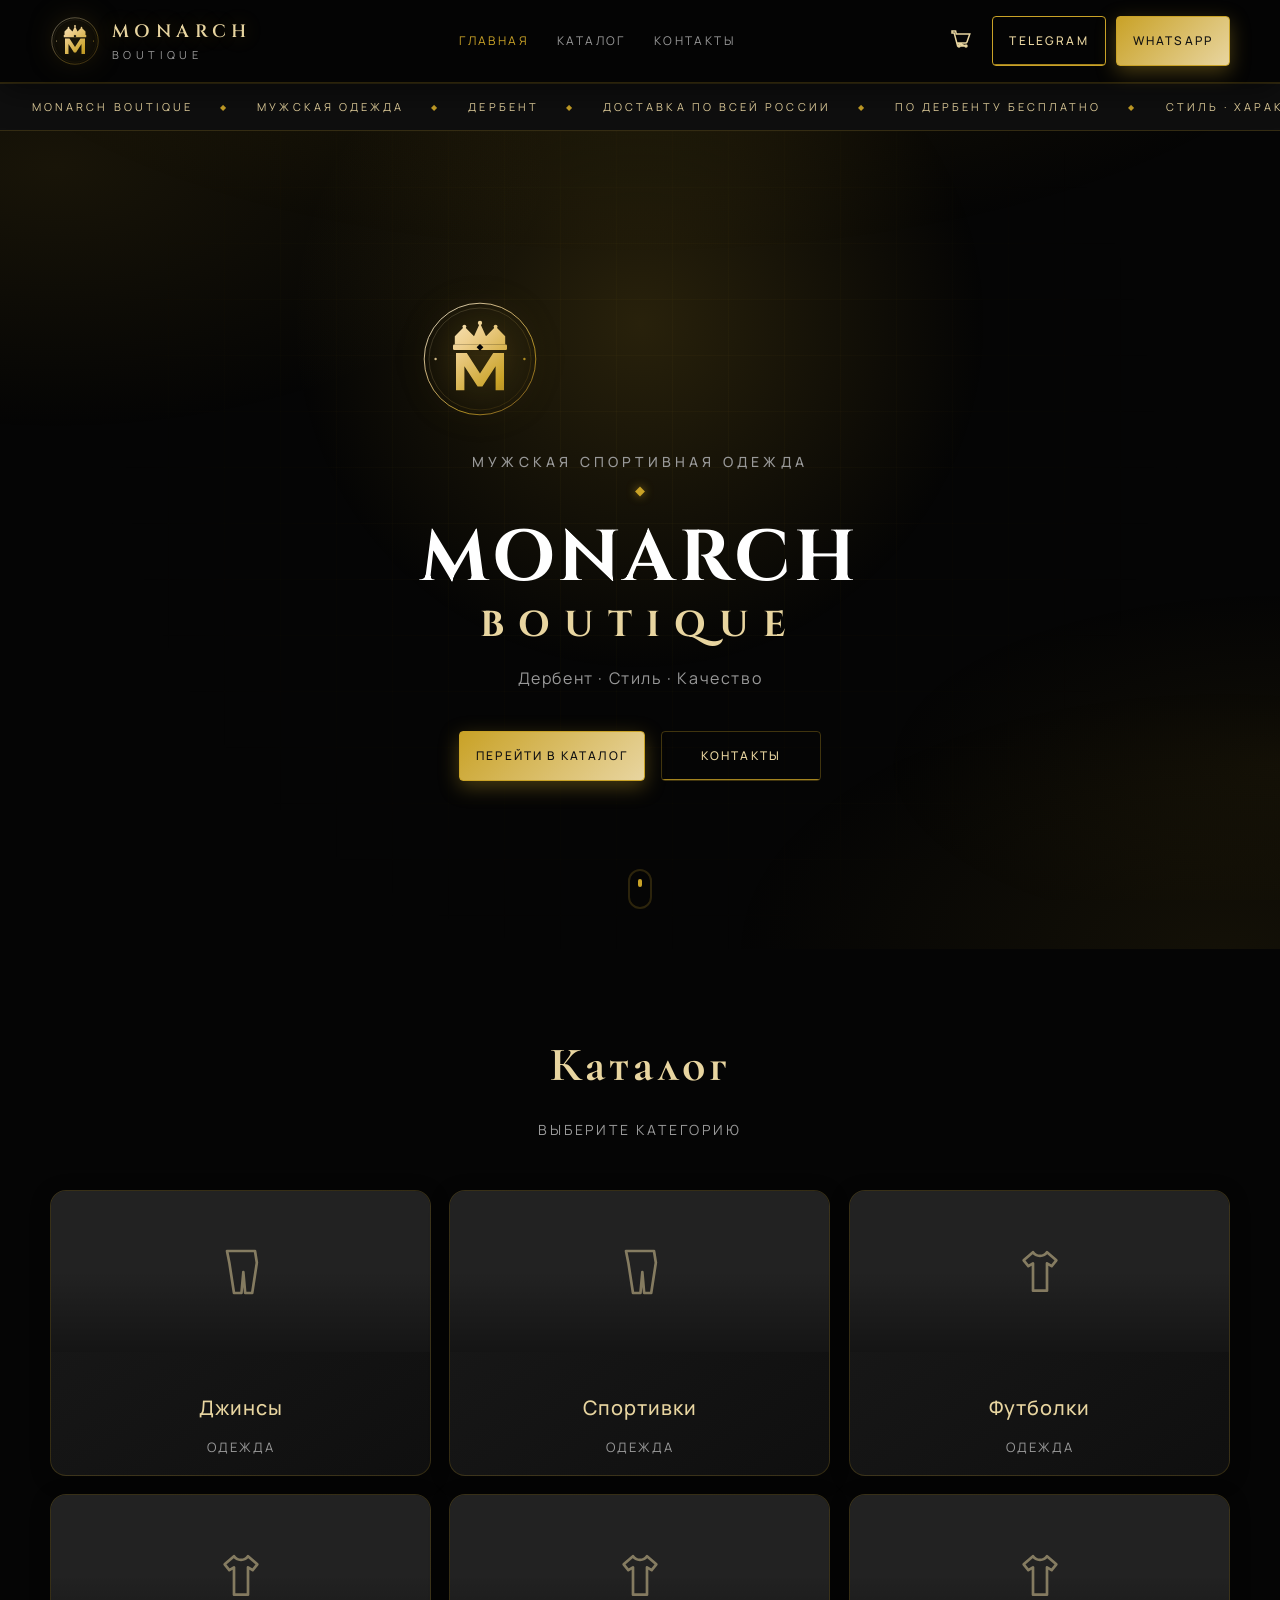
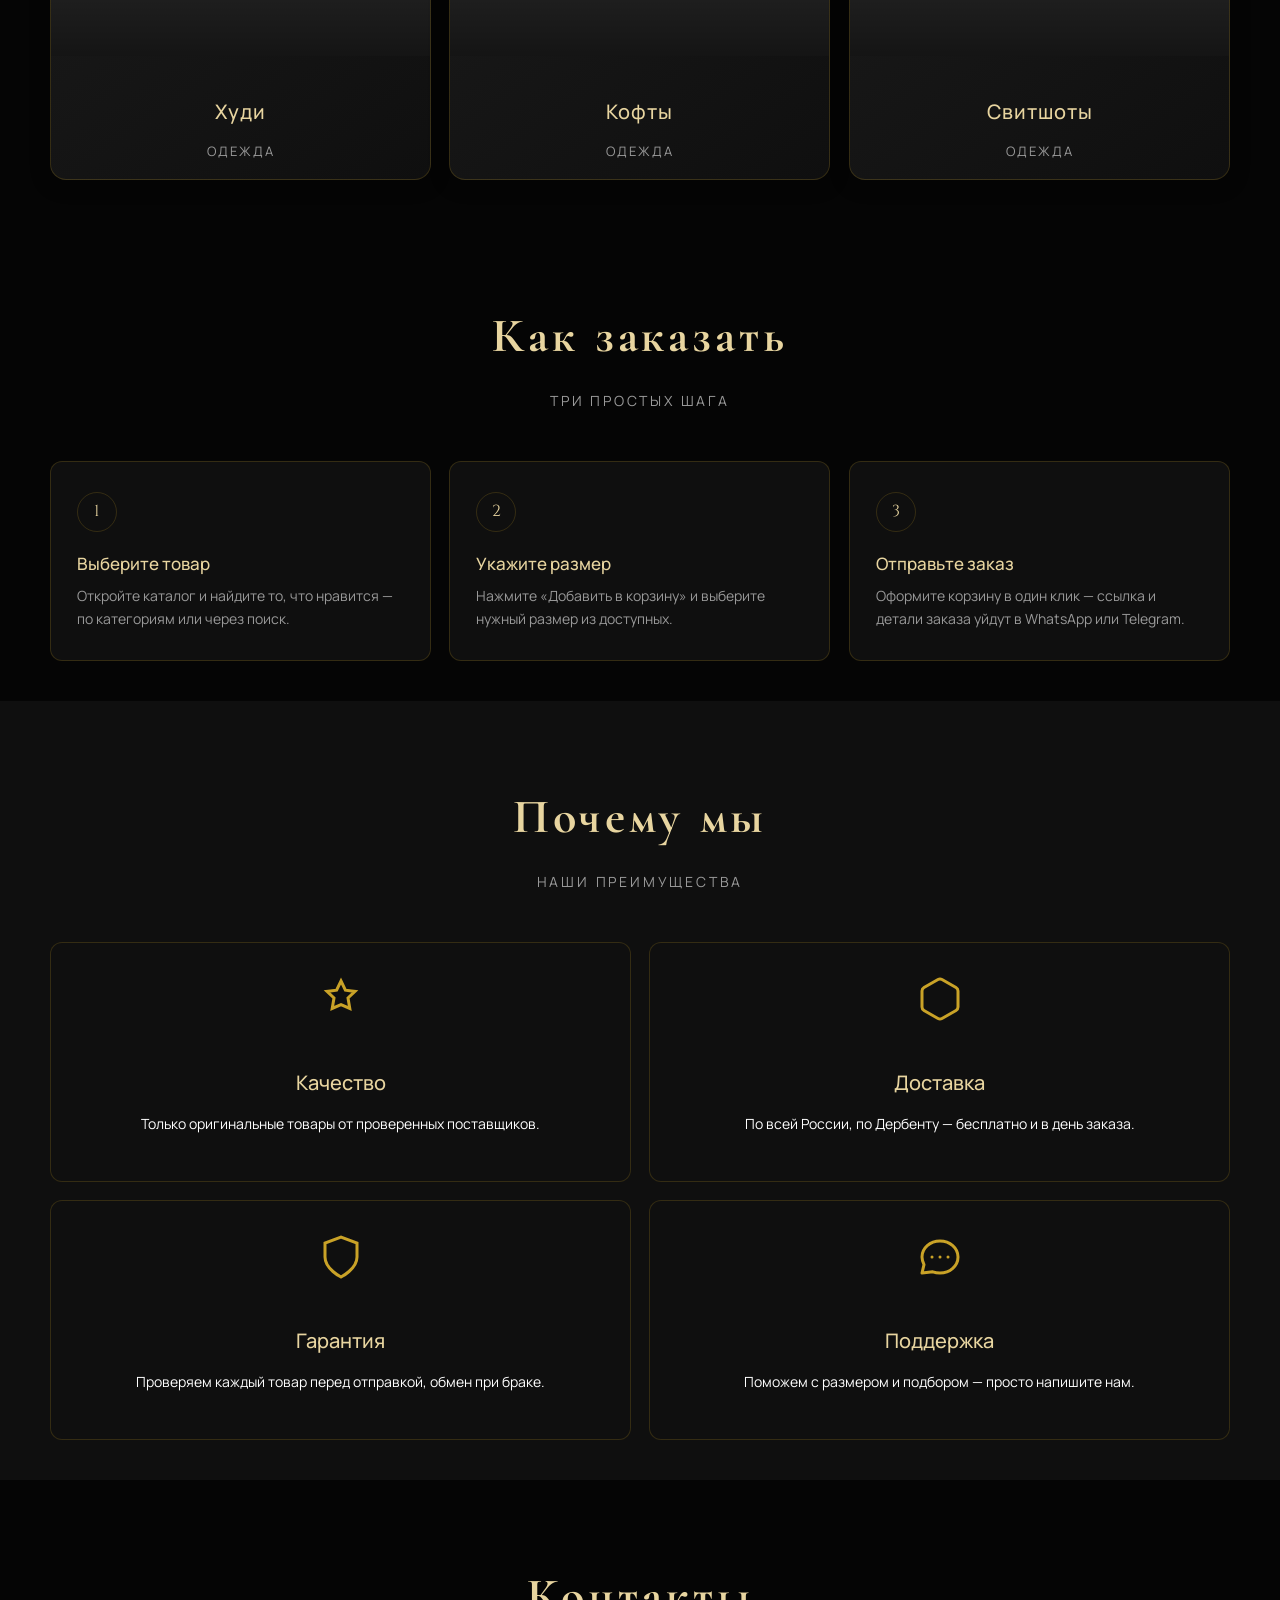
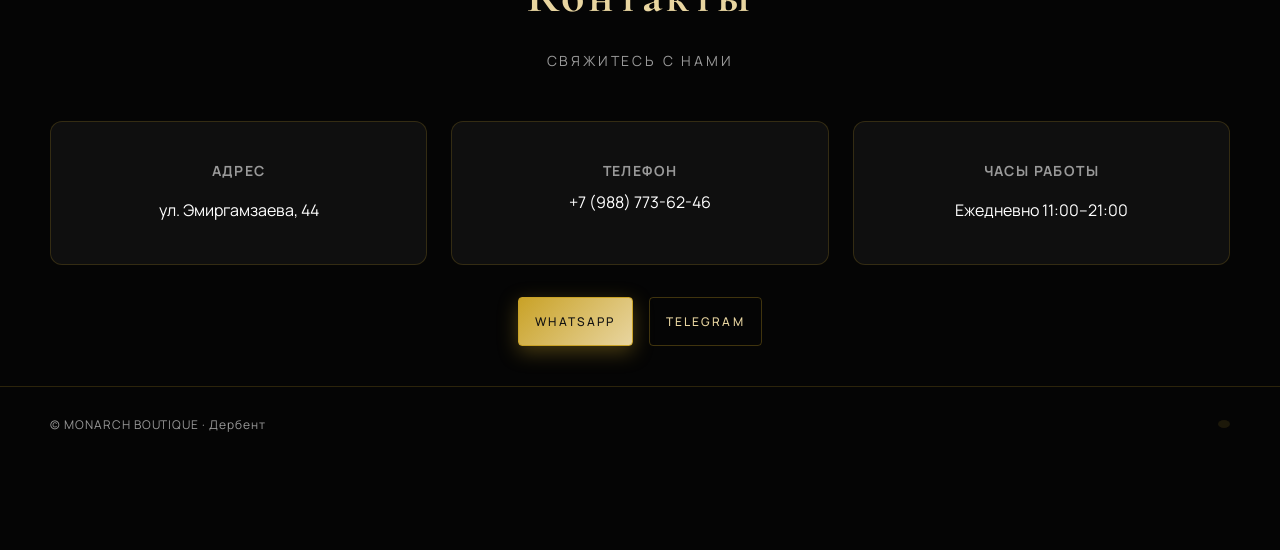
<file: index.html>
<!DOCTYPE html>
<html lang="ru">
<head>
  <meta charset="UTF-8">
  <meta name="viewport" content="width=device-width, initial-scale=1.0, viewport-fit=cover">
  <meta name="robots" content="noarchive">
  <title>MONARCH BOUTIQUE — мужская одежда, Дербент</title>
  <link rel="preconnect" href="https://fonts.googleapis.com">
  <link rel="preconnect" href="https://fonts.gstatic.com" crossorigin>
  <link href="https://fonts.googleapis.com/css2?family=Cinzel:wght@500;600;700&family=Cormorant+Garamond:wght@500;600&family=Manrope:wght@400;500;600&display=swap" rel="stylesheet">
  <link rel="stylesheet" href="css/style.css">
  <link rel="icon" href="img/logo.svg" type="image/svg+xml">
</head>
<body>
  <header class="topbar">
    <div class="wrap topbar-inner">
      <a class="logo" href="index.html">
        <span class="mark"><img src="img/logo.svg" alt="MONARCH"></span>
        <span class="logo-text"><b>MONARCH</b><em>BOUTIQUE</em></span>
      </a>
      <nav class="nav-desk">
        <a class="active nav-link" href="index.html">Главная</a>
        <a class="nav-link" href="catalog.html">Каталог</a>
        <a class="nav-link" href="contacts.html">Контакты</a>
      </nav>
      <div class="nav-cta">
        <a class="cart-icon" href="cart.html" id="cart-icon">
          <svg viewBox="0 0 24 24"><path d="M9 20a1 1 0 1 0 0 2 1 1 0 0 0 0-2zm7 0a1 1 0 1 0 0 2 1 1 0 0 0 0-2zm-9-2h8.5c.7 0 1.3-.4 1.5-1l2.8-8H6.3l-.7-3H2v2h2.2l3.4 13h8.4z"/></svg>
          <span class="cart-count hidden" id="cart-count">0</span>
        </a>
        <a class="btn" data-channel href="https://t.me/MONARCH_DERBENT">Telegram</a>
        <a class="btn solid" data-wa href="https://wa.me/79887736246">WhatsApp</a>
      </div>
      <button class="burger" id="burger" type="button" aria-label="Меню"><span></span></button>
    </div>
    <div class="wrap drawer" id="drawer">
      <a class="active" href="index.html">Главная</a>
      <a href="catalog.html">Каталог</a>
      <a href="contacts.html">Контакты</a>
      <a data-wa href="https://wa.me/79887736246">WhatsApp</a>
      <a data-channel href="https://t.me/MONARCH_DERBENT">Telegram-канал</a>
      <a data-tg href="https://t.me/sa1dik077">Написать в Telegram</a>
    </div>
  </header>

  <div class="marquee" aria-hidden="true">
    <div class="marquee-track">
      <span>MONARCH BOUTIQUE</span><span>Мужская одежда</span><span>Дербент</span><span>Доставка по всей России</span><span>По Дербенту бесплатно</span><span>Стиль · характер · качество</span><span>MONARCH BOUTIQUE</span><span>Мужская одежда</span><span>Дербент</span><span>Доставка по всей России</span><span>По Дербенту бесплатно</span><span>Стиль · характер · качество</span>
    </div>
  </div>

  <main>
  <section class="hero">
    <div class="hero-content">
      <div class="hero-logo-wrapper">
        <img class="hero-logo" src="img/logo.svg" alt="MONARCH BOUTIQUE">
      </div>
      <div class="hero-text">
        <div class="hero-subtitle">Мужская спортивная одежда</div>
        <h1 class="hero-title">MONARCH<span class="hero-title-accent">BOUTIQUE</span></h1>
        <p class="hero-description">Дербент · Стиль · Качество</p>
        <div class="hero-buttons">
          <a class="btn solid hero-btn" href="catalog.html">Перейти в каталог</a>
          <a class="btn ghost hero-btn" href="contacts.html">Контакты</a>
        </div>
      </div>
    </div>
    <div class="hero-scroll">
      <div class="scroll-indicator"></div>
    </div>
  </section>

  <section class="section">
    <div class="wrap">
      <div class="section-header">
        <h2 class="section-title">Каталог</h2>
        <p class="section-subtitle">Выберите категорию</p>
      </div>
      <div class="categories-grid" id="categories-grid"></div>
    </div>
  </section>

  <section class="section">
    <div class="wrap">
      <div class="section-header">
        <h2 class="section-title">Как заказать</h2>
        <p class="section-subtitle">Три простых шага</p>
      </div>
      <div class="steps-grid">
        <div class="step-item">
          <div class="step-num"></div>
          <h3>Выберите товар</h3>
          <p>Откройте каталог и найдите то, что нравится — по категориям или через поиск.</p>
        </div>
        <div class="step-item">
          <div class="step-num"></div>
          <h3>Укажите размер</h3>
          <p>Нажмите «Добавить в корзину» и выберите нужный размер из доступных.</p>
        </div>
        <div class="step-item">
          <div class="step-num"></div>
          <h3>Отправьте заказ</h3>
          <p>Оформите корзину в один клик — ссылка и детали заказа уйдут в WhatsApp или Telegram.</p>
        </div>
      </div>
    </div>
  </section>

  <section class="section alt">
    <div class="wrap">
      <div class="section-header">
        <h2 class="section-title">Почему мы</h2>
        <p class="section-subtitle">Наши преимущества</p>
      </div>
      <div class="benefits-grid">
        <div class="benefit-card">
          <svg viewBox="0 0 24 24" fill="none" stroke="currentColor" stroke-width="1.5"><path d="M12 3l2.2 4.6L19 8.2l-3.5 3.3.9 5.2L12 14.8 7.6 16.7l.9-5.2L5 8.2l4.8-.6L12 3z"/></svg>
          <h3>Качество</h3>
          <p>Только оригинальные товары от проверенных поставщиков.</p>
        </div>
        <div class="benefit-card">
          <svg viewBox="0 0 24 24" fill="none" stroke="currentColor" stroke-width="1.5"><path d="M21 16V8a2 2 0 0 0-1-1.73l-7-4a2 2 0 0 0-2 0l-7 4A2 2 0 0 0 3 8v8a2 2 0 0 0 1 1.73l7 4a2 2 0 0 0 2 0l7-4A2 2 0 0 0 21 16z"/></svg>
          <h3>Доставка</h3>
          <p>По всей России, по Дербенту — бесплатно и в день заказа.</p>
        </div>
        <div class="benefit-card">
          <svg viewBox="0 0 24 24" fill="none" stroke="currentColor" stroke-width="1.5"><path d="M12 22s8-4 8-10V5l-8-3-8 3v7c0 6 8 10 8 10z"/></svg>
          <h3>Гарантия</h3>
          <p>Проверяем каждый товар перед отправкой, обмен при браке.</p>
        </div>
        <div class="benefit-card">
          <svg viewBox="0 0 24 24" fill="none" stroke="currentColor" stroke-width="1.5" stroke-linecap="round" stroke-linejoin="round"><path d="M8 12h.01M12 12h.01M16 12h.01M21 12c0 4.4-4 8-9 8-1.3 0-2.5-.2-3.6-.6L3 20l1-4.2C3.4 14.5 3 13.3 3 12c0-4.4 4-8 9-8s9 3.6 9 8Z"/></svg>
          <h3>Поддержка</h3>
          <p>Поможем с размером и подбором — просто напишите нам.</p>
        </div>
      </div>
    </div>
  </section>

  <section class="section">
    <div class="wrap">
      <div class="section-header">
        <h2 class="section-title">Контакты</h2>
        <p class="section-subtitle">Свяжитесь с нами</p>
      </div>
      <div class="contact-grid">
        <div class="contact-card">
          <h3 class="contact-title">Адрес</h3>
          <p class="contact-text">ул. Эмиргамзаева, 44</p>
        </div>
        <div class="contact-card">
          <h3 class="contact-title">Телефон</h3>
          <a class="contact-text" href="tel:+79887736246">+7 (988) 773-62-46</a>
        </div>
        <div class="contact-card">
          <h3 class="contact-title">Часы работы</h3>
          <p class="contact-text">Ежедневно 11:00–21:00</p>
        </div>
      </div>
      <div class="contact-actions">
        <a class="btn solid" data-wa href="https://wa.me/79887736246">WhatsApp</a>
        <a class="btn ghost" data-channel href="https://t.me/MONARCH_DERBENT">Telegram</a>
      </div>
    </div>
  </section>


  </main>

  <footer>
    <div class="wrap footer-inner">
      <span>© MONARCH BOUTIQUE · Дербент</span>
      <button class="secret-dot" id="secret-dot" aria-hidden="true"></button>
    </div>
  </footer>

  <nav class="tabbar">
    <a class="active" href="index.html">Главная</a>
    <a href="catalog.html">Каталог</a>
    <a href="cart.html">Корзина<span class="cart-count hidden" data-cart-count>0</span></a>
  </nav>

  <div class="modal-back" id="buy-modal">
    <div class="modal">
      <div class="eyebrow">Добавить в корзину</div>
      <h3 id="buy-title">Товар</h3>
      <p class="muted" id="buy-meta"></p>
      <div class="size-label">Размер</div>
      <div class="size-row" id="buy-sizes"></div>
      <p class="muted">Выберите размер для добавления в корзину.</p>
      <div class="modal-actions">
        <button class="btn solid" id="add-to-cart-btn" type="button">Добавить в корзину</button>
        <button class="btn ghost" data-close-modal type="button">Отмена</button>
      </div>
    </div>
  </div>

  <div class="modal-back" id="quick-view-modal">
    <div class="modal quick-view-modal">
      <button class="close-quick-view" data-close-modal>×</button>
      <div class="quick-view-content" id="quick-view-content"></div>
    </div>
  </div>

  <div class="toast" id="toast"></div>

  <script src="js/protect.js"></script>
  <script src="js/store.js"></script>
  <script src="js/app.js"></script>
  <script src="js/effects.js"></script>
</body>
</html>
</file>
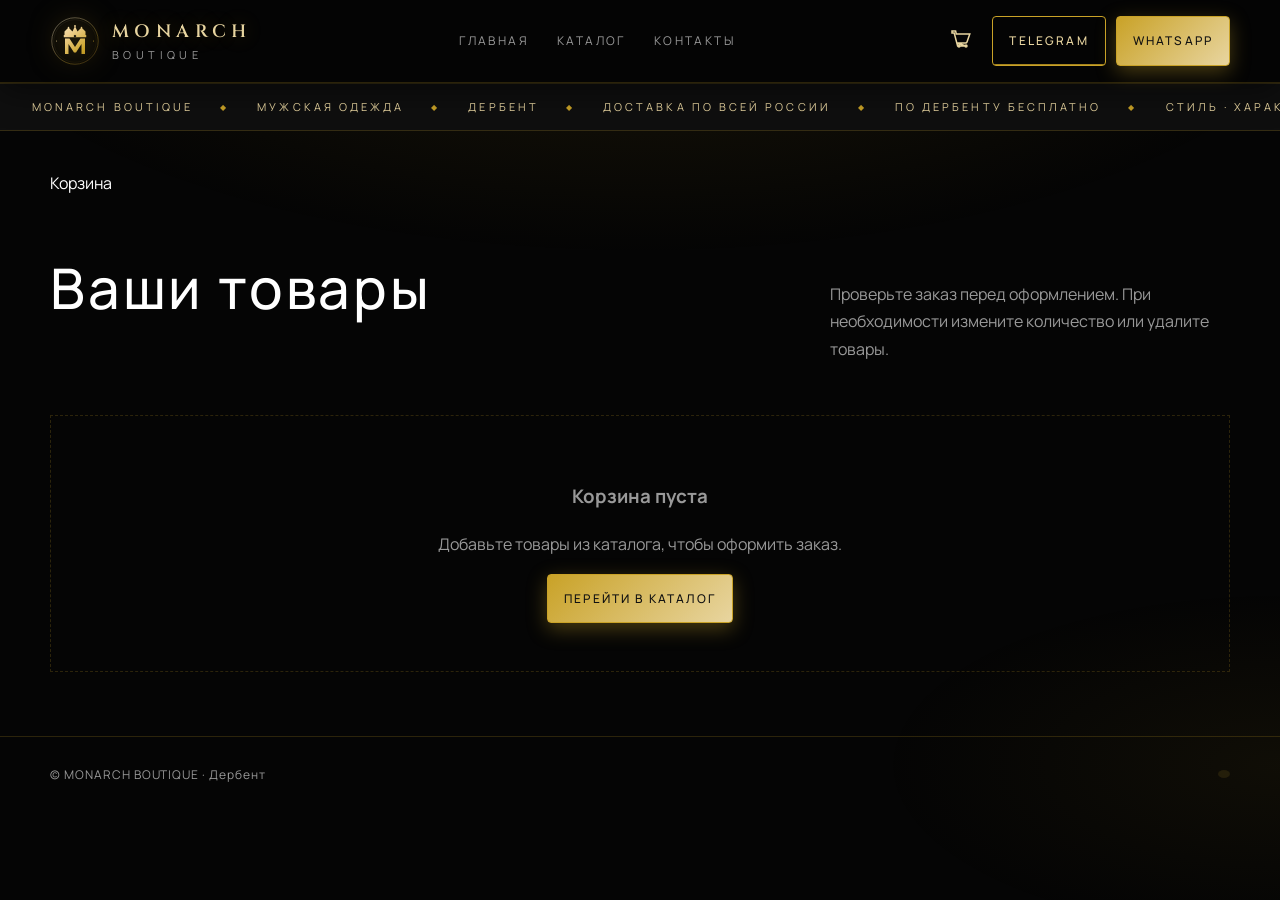
<file: cart.html>
<!DOCTYPE html>
<html lang="ru">
<head>
  <meta charset="UTF-8">
  <meta name="viewport" content="width=device-width, initial-scale=1.0, viewport-fit=cover">
  <meta name="robots" content="noarchive">
  <title>Корзина — MONARCH BOUTIQUE</title>
  <link rel="preconnect" href="https://fonts.googleapis.com">
  <link rel="preconnect" href="https://fonts.gstatic.com" crossorigin>
  <link href="https://fonts.googleapis.com/css2?family=Cinzel:wght@500;600;700&family=Cormorant+Garamond:wght@500;600&family=Manrope:wght@400;500;600&display=swap" rel="stylesheet">
  <link rel="stylesheet" href="css/style.css">
  <link rel="icon" href="img/logo.svg" type="image/svg+xml">
</head>
<body>
  <header class="topbar">
    <div class="wrap topbar-inner">
      <a class="logo" href="index.html">
        <span class="mark"><img src="img/logo.svg" alt="MONARCH"></span>
        <span class="logo-text"><b>MONARCH</b><em>BOUTIQUE</em></span>
      </a>
      <nav class="nav-desk">
        <a class="nav-link" href="index.html">Главная</a>
        <a class="nav-link" href="catalog.html">Каталог</a>
        <a class="nav-link" href="contacts.html">Контакты</a>
      </nav>
      <div class="nav-cta">
        <a class="cart-icon" href="cart.html" id="cart-icon">
          <svg viewBox="0 0 24 24"><path d="M9 20a1 1 0 1 0 0 2 1 1 0 0 0 0-2zm7 0a1 1 0 1 0 0 2 1 1 0 0 0 0-2zm-9-2h8.5c.7 0 1.3-.4 1.5-1l2.8-8H6.3l-.7-3H2v2h2.2l3.4 13h8.4z"/></svg>
          <span class="cart-count hidden" id="cart-count">0</span>
        </a>
        <a class="btn" data-channel href="https://t.me/MONARCH_DERBENT">Telegram</a>
        <a class="btn solid" data-wa href="https://wa.me/79887736246">WhatsApp</a>
      </div>
      <button class="burger" id="burger" type="button" aria-label="Меню"><span></span></button>
    </div>
    <div class="wrap drawer" id="drawer">
      <a href="index.html">Главная</a>
      <a href="catalog.html">Каталог</a>
      <a href="contacts.html">Контакты</a>
      <a data-wa href="https://wa.me/79887736246">WhatsApp</a>
      <a data-channel href="https://t.me/MONARCH_DERBENT">Telegram-канал</a>
      <a data-tg href="https://t.me/sa1dik077">Написать в Telegram</a>
    </div>
  </header>

  <div class="marquee" aria-hidden="true">
    <div class="marquee-track">
      <span>MONARCH BOUTIQUE</span><span>Мужская одежда</span><span>Дербент</span><span>Доставка по всей России</span><span>По Дербенту бесплатно</span><span>Стиль · характер · качество</span><span>MONARCH BOUTIQUE</span><span>Мужская одежда</span><span>Дербент</span><span>Доставка по всей России</span><span>По Дербенту бесплатно</span><span>Стиль · характер · качество</span>
    </div>
  </div>

  <section class="section">
    <div class="wrap">
      <div class="section-head">
        <div>
          <div class="eyebrow">Корзина</div>
          <h2>Ваши товары</h2>
        </div>
        <p class="muted">Проверьте заказ перед оформлением. При необходимости измените количество или удалите товары.</p>
      </div>
      
      <div id="cart-content">
        <div id="cart-items"></div>
        <div id="cart-summary" class="cart-summary"></div>
      </div>
      
      <div id="empty-cart" class="empty" style="display:none">
        <h3>Корзина пуста</h3>
        <p class="muted">Добавьте товары из каталога, чтобы оформить заказ.</p>
        <a class="btn solid" href="catalog.html">Перейти в каталог</a>
      </div>
    </div>
  </section>

  <footer>
    <div class="wrap footer-inner">
      <span>© MONARCH BOUTIQUE · Дербент</span>
      <button class="secret-dot" id="secret-dot" aria-hidden="true"></button>
    </div>
  </footer>

  <nav class="tabbar">
    <a href="index.html">Главная</a>
    <a href="catalog.html">Каталог</a>
    <a class="active" href="cart.html">Корзина<span class="cart-count hidden" data-cart-count>0</span></a>
  </nav>

  <div class="modal-back" id="checkout-modal">
    <div class="modal">
      <div class="eyebrow">Оформление заказа</div>
      <h3>Выберите мессенджер</h3>
      <p class="muted">Ссылка на вашу корзину будет отправлена владельцу магазина через выбранный мессенджер.</p>
      <div class="modal-actions">
        <button class="btn solid" id="checkout-wa">WhatsApp</button>
        <button class="btn" id="checkout-tg">Telegram</button>
        <button class="btn ghost" data-close-modal type="button">Отмена</button>
      </div>
    </div>
  </div>

  <div class="toast" id="toast"></div>

  <script src="js/protect.js"></script>
  <script src="js/store.js"></script>
  <script src="js/cart.js"></script>
  <script src="js/effects.js"></script>
</body>
</html>
</file>
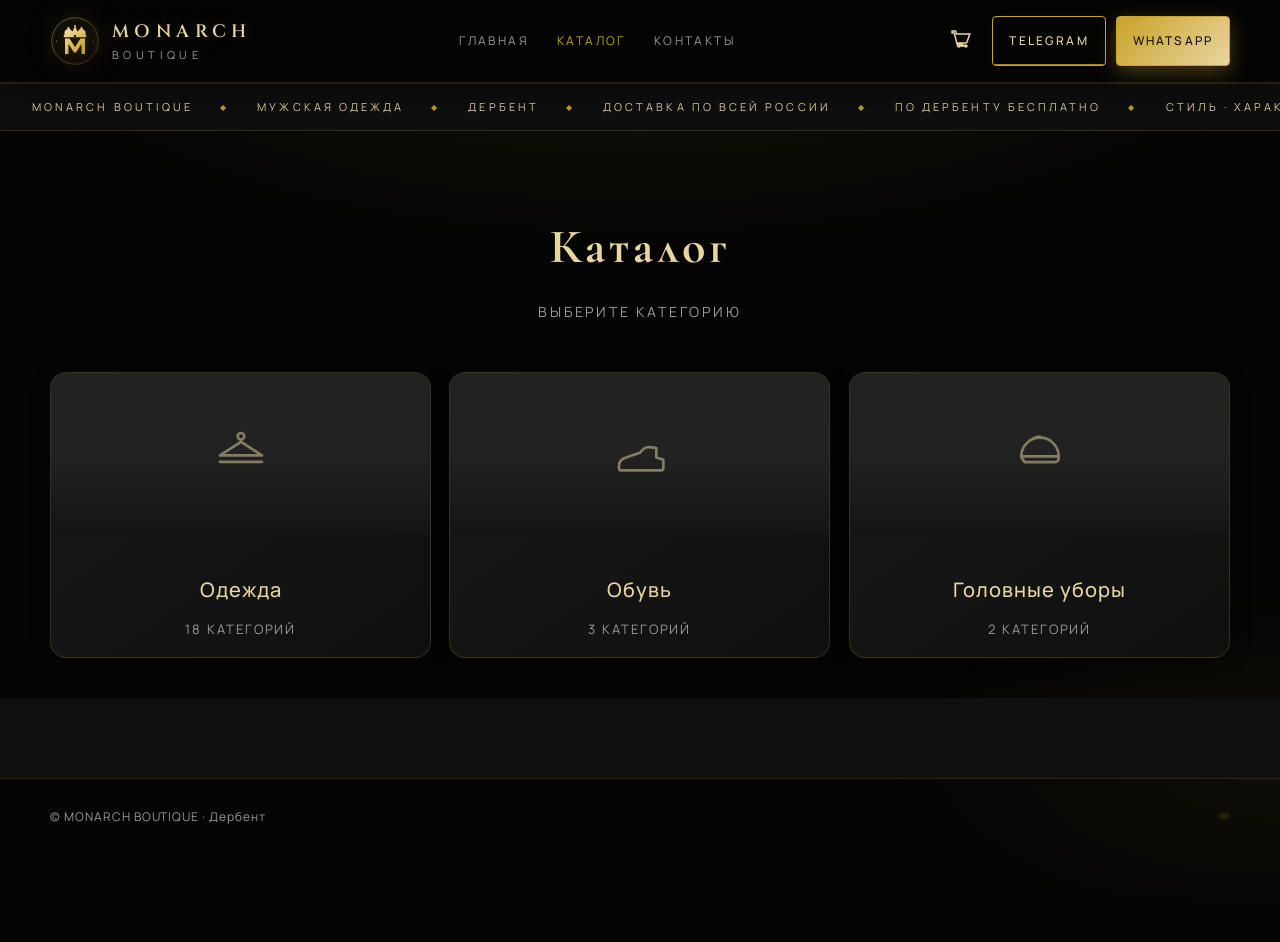
<file: catalog.html>
<!DOCTYPE html>
<html lang="ru">
<head>
  <meta charset="UTF-8">
  <meta name="viewport" content="width=device-width, initial-scale=1.0, viewport-fit=cover">
  <meta name="robots" content="noarchive">
  <title>Каталог — MONARCH BOUTIQUE</title>
  <link rel="preconnect" href="https://fonts.googleapis.com">
  <link rel="preconnect" href="https://fonts.gstatic.com" crossorigin>
  <link href="https://fonts.googleapis.com/css2?family=Cinzel:wght@500;600;700&family=Cormorant+Garamond:wght@500;600&family=Manrope:wght@400;500;600&display=swap" rel="stylesheet">
  <link rel="stylesheet" href="css/style.css">
  <link rel="icon" href="img/logo.svg" type="image/svg+xml">
</head>
<body>
  <header class="topbar">
    <div class="wrap topbar-inner">
      <a class="logo" href="index.html">
        <span class="mark"><img src="img/logo.svg" alt="MONARCH"></span>
        <span class="logo-text"><b>MONARCH</b><em>BOUTIQUE</em></span>
      </a>
      <nav class="nav-desk">
        <a class="nav-link" href="index.html">Главная</a>
        <a class="active nav-link" href="catalog.html">Каталог</a>
        <a class="nav-link" href="contacts.html">Контакты</a>
      </nav>
      <div class="nav-cta">
        <a class="cart-icon" href="cart.html" id="cart-icon">
          <svg viewBox="0 0 24 24"><path d="M9 20a1 1 0 1 0 0 2 1 1 0 0 0 0-2zm7 0a1 1 0 1 0 0 2 1 1 0 0 0 0-2zm-9-2h8.5c.7 0 1.3-.4 1.5-1l2.8-8H6.3l-.7-3H2v2h2.2l3.4 13h8.4z"/></svg>
          <span class="cart-count hidden" id="cart-count">0</span>
        </a>
        <a class="btn" data-channel href="https://t.me/MONARCH_DERBENT">Telegram</a>
        <a class="btn solid" data-wa href="https://wa.me/79887736246">WhatsApp</a>
      </div>
      <button class="burger" id="burger" type="button" aria-label="Меню"><span></span></button>
    </div>
    <div class="wrap drawer" id="drawer">
      <a href="index.html">Главная</a>
      <a class="active" href="catalog.html">Каталог</a>
      <a href="contacts.html">Контакты</a>
      <a data-wa href="https://wa.me/79887736246">WhatsApp</a>
      <a data-channel href="https://t.me/MONARCH_DERBENT">Telegram-канал</a>
      <a data-tg href="https://t.me/sa1dik077">Написать в Telegram</a>
    </div>
  </header>

  <div class="marquee" aria-hidden="true">
    <div class="marquee-track">
      <span>MONARCH BOUTIQUE</span><span>Мужская одежда</span><span>Дербент</span><span>Доставка по всей России</span><span>По Дербенту бесплатно</span><span>Стиль · характер · качество</span><span>MONARCH BOUTIQUE</span><span>Мужская одежда</span><span>Дербент</span><span>Доставка по всей России</span><span>По Дербенту бесплатно</span><span>Стиль · характер · качество</span>
    </div>
  </div>

  <section class="section">
    <div class="wrap">
      <div class="section-header">
        <div>
          <button class="btn ghost" id="back-to-cats" style="display: none; margin-bottom: 16px;">← Назад к категориям</button>
        </div>
        <h2 class="section-title">Каталог</h2>
        <p class="section-subtitle">Выберите категорию</p>
      </div>
      <div class="categories-grid" id="categories-grid"></div>
    </div>
  </section>

  <section class="section alt">
    <div class="wrap">
      <div id="catalog-grid" class="grid"></div>
    </div>
  </section>

  <footer>
    <div class="wrap footer-inner">
      <span>© MONARCH BOUTIQUE · Дербент</span>
      <button class="secret-dot" id="secret-dot" aria-hidden="true"></button>
    </div>
  </footer>

  <nav class="tabbar">
    <a href="index.html">Главная</a>
    <a class="active" href="catalog.html">Каталог</a>
    <a href="cart.html">Корзина<span class="cart-count hidden" data-cart-count>0</span></a>
  </nav>

  <div class="modal-back" id="buy-modal">
    <div class="modal">
      <div class="eyebrow">Добавить в корзину</div>
      <h3 id="buy-title">Товар</h3>
      <p class="muted" id="buy-meta"></p>
      <div class="size-label">Размер</div>
      <div class="size-row" id="buy-sizes"></div>
      <p class="muted">Выберите размер для добавления в корзину.</p>
      <div class="modal-actions">
        <button class="btn solid" id="add-to-cart-btn" type="button">Добавить в корзину</button>
        <button class="btn ghost" data-close-modal type="button">Отмена</button>
      </div>
    </div>
  </div>

  <div class="modal-back" id="quick-view-modal">
    <div class="modal quick-view-modal">
      <button class="close-quick-view" data-close-modal>×</button>
      <div class="quick-view-content" id="quick-view-content"></div>
    </div>
  </div>

  <div class="toast" id="toast"></div>

  <script src="js/protect.js"></script>
  <script src="js/store.js"></script>
  <script src="js/app.js"></script>
  <script src="js/effects.js"></script>
</body>
</html>
</file>
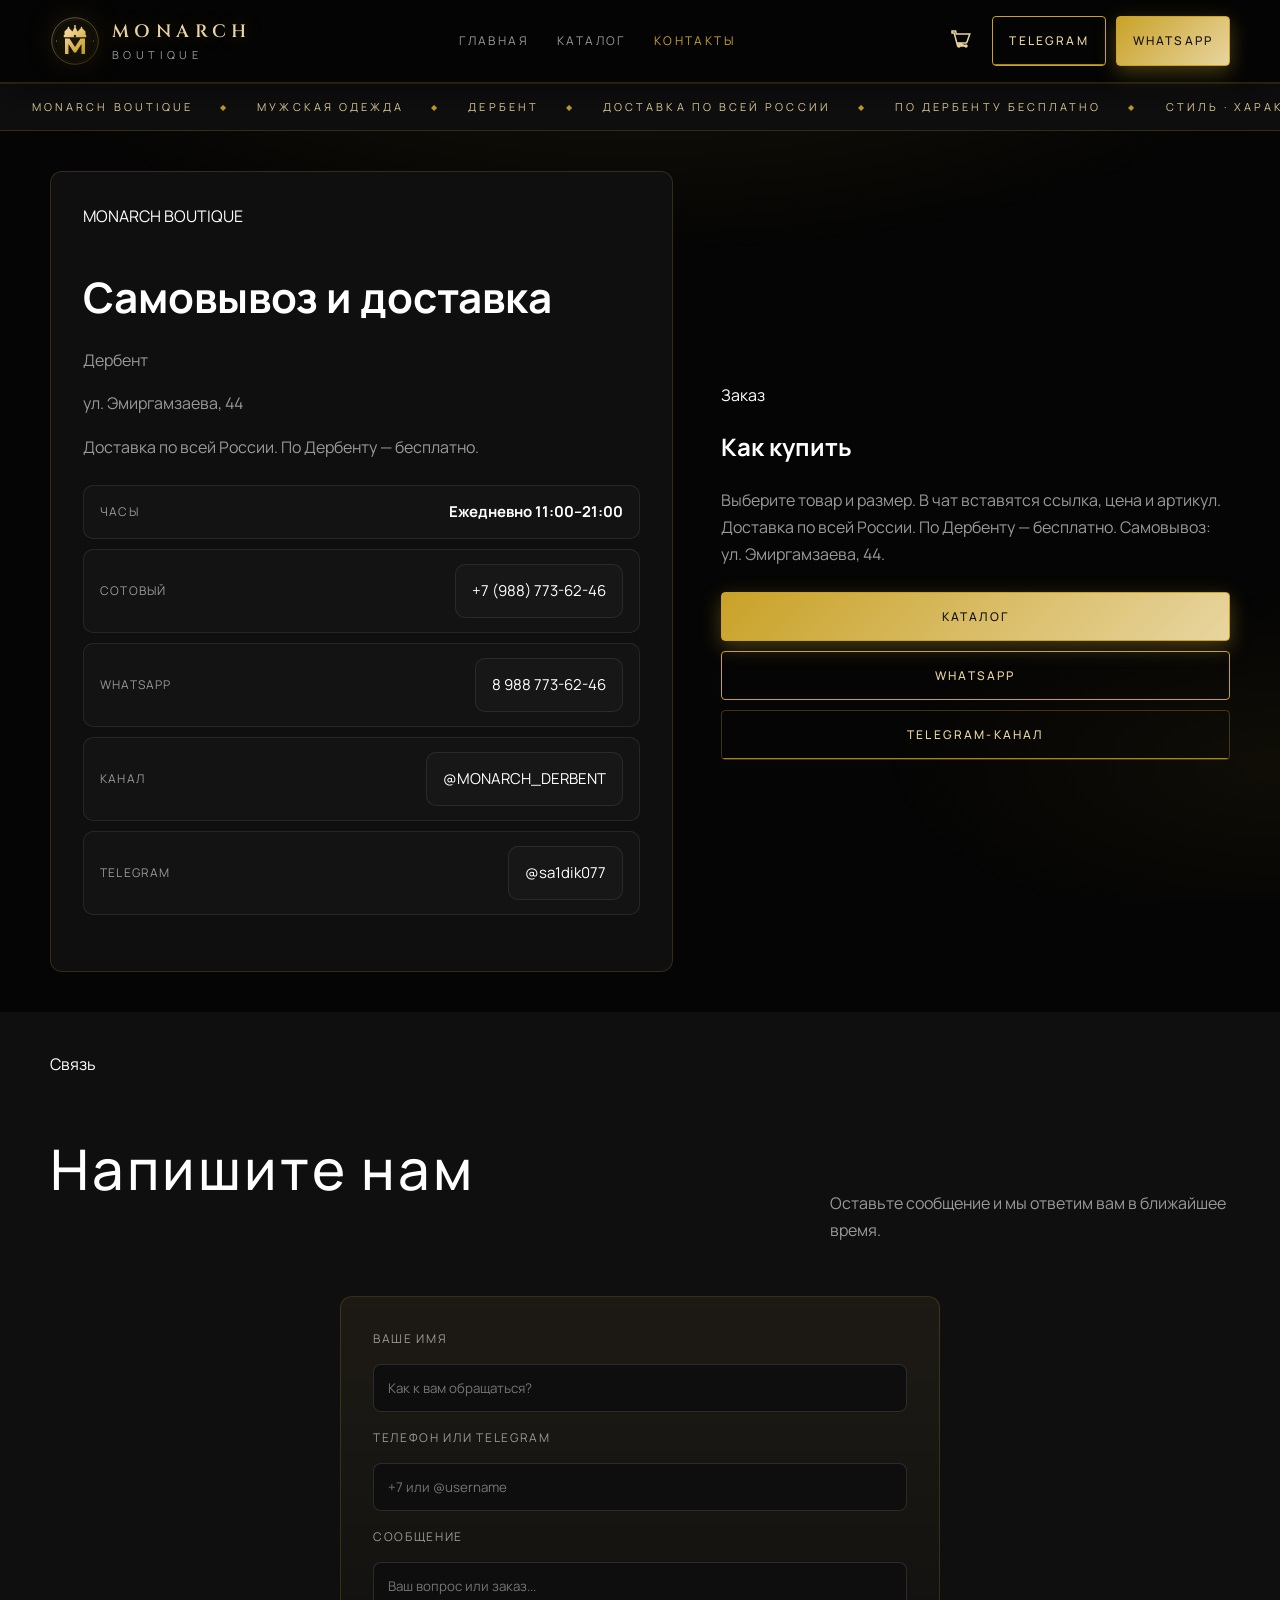
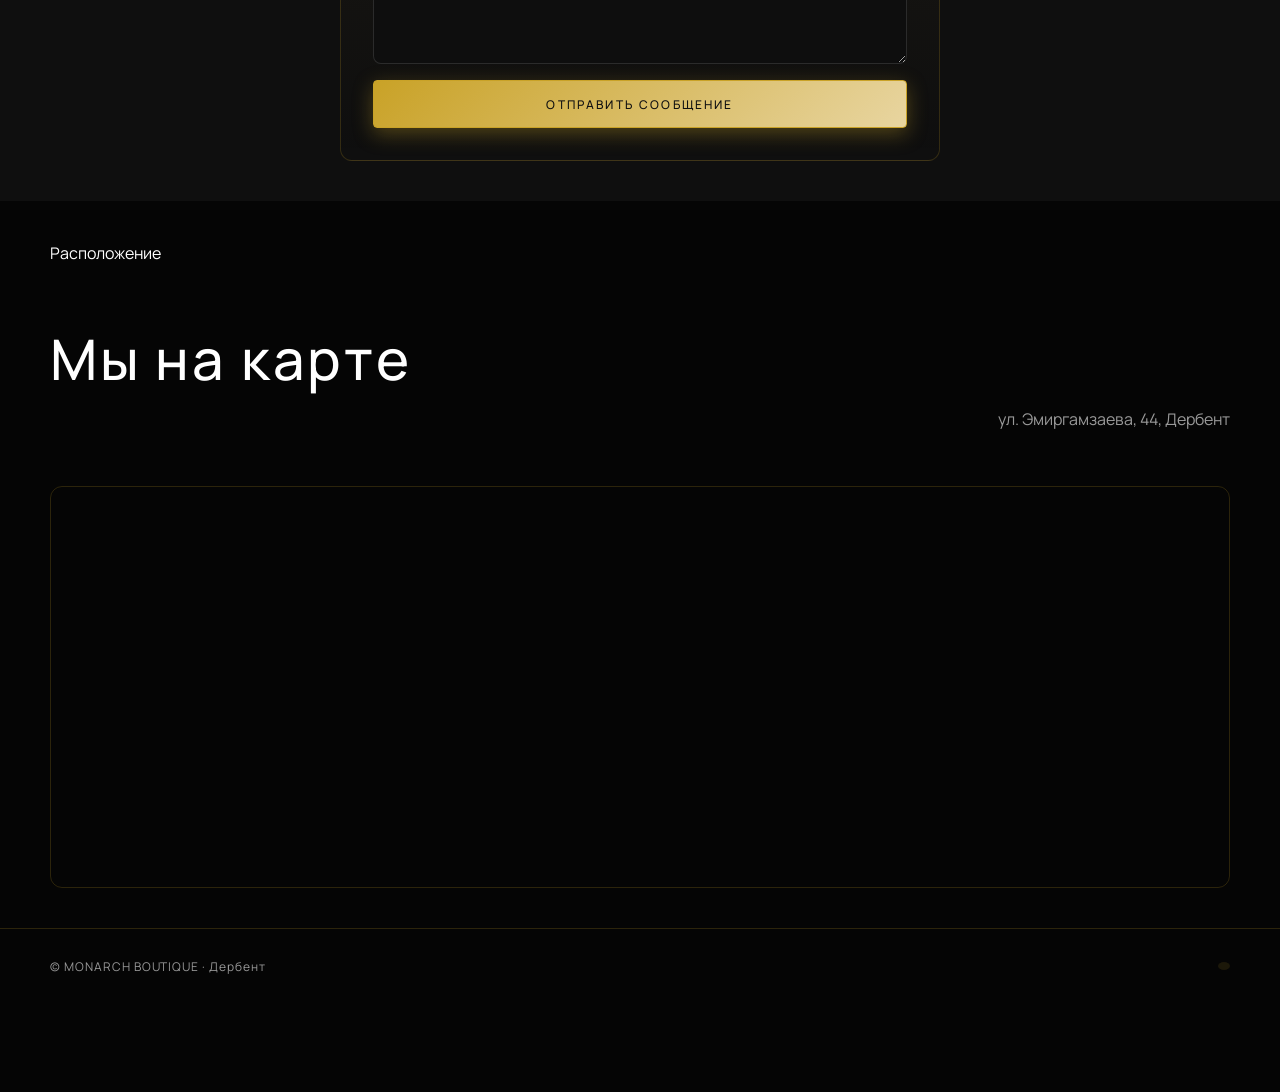
<file: contacts.html>
<!DOCTYPE html>
<html lang="ru">
<head>
  <meta charset="UTF-8">
  <meta name="viewport" content="width=device-width, initial-scale=1.0, viewport-fit=cover">
  <meta name="robots" content="noarchive">
  <title>Контакты — MONARCH BOUTIQUE</title>
  <link rel="preconnect" href="https://fonts.googleapis.com">
  <link rel="preconnect" href="https://fonts.gstatic.com" crossorigin>
  <link href="https://fonts.googleapis.com/css2?family=Cinzel:wght@500;600;700&family=Cormorant+Garamond:wght@500;600&family=Manrope:wght@400;500;600&display=swap" rel="stylesheet">
  <link rel="stylesheet" href="css/style.css">
  <link rel="icon" href="img/logo.svg" type="image/svg+xml">
</head>
<body>
  <header class="topbar">
    <div class="wrap topbar-inner">
      <a class="logo" href="index.html">
        <span class="mark"><img src="img/logo.svg" alt="MONARCH"></span>
        <span class="logo-text"><b>MONARCH</b><em>BOUTIQUE</em></span>
      </a>
      <nav class="nav-desk">
        <a class="nav-link" href="index.html">Главная</a>
        <a class="nav-link" href="catalog.html">Каталог</a>
        <a class="active nav-link" href="contacts.html">Контакты</a>
      </nav>
      <div class="nav-cta">
        <a class="cart-icon" href="cart.html" id="cart-icon">
          <svg viewBox="0 0 24 24"><path d="M9 20a1 1 0 1 0 0 2 1 1 0 0 0 0-2zm7 0a1 1 0 1 0 0 2 1 1 0 0 0 0-2zm-9-2h8.5c.7 0 1.3-.4 1.5-1l2.8-8H6.3l-.7-3H2v2h2.2l3.4 13h8.4z"/></svg>
          <span class="cart-count hidden" id="cart-count">0</span>
        </a>
        <a class="btn" data-channel href="https://t.me/MONARCH_DERBENT">Telegram</a>
        <a class="btn solid" data-wa href="https://wa.me/79887736246">WhatsApp</a>
      </div>
      <button class="burger" id="burger" type="button" aria-label="Меню"><span></span></button>
    </div>
    <div class="wrap drawer" id="drawer">
      <a href="index.html">Главная</a>
      <a href="catalog.html">Каталог</a>
      <a class="active" href="contacts.html">Контакты</a>
      <a data-wa href="https://wa.me/79887736246">WhatsApp</a>
      <a data-channel href="https://t.me/MONARCH_DERBENT">Telegram-канал</a>
      <a data-tg href="https://t.me/sa1dik077">Написать в Telegram</a>
    </div>
  </header>

  <div class="marquee" aria-hidden="true">
    <div class="marquee-track">
      <span>MONARCH BOUTIQUE</span><span>Мужская одежда</span><span>Дербент</span><span>Доставка по всей России</span><span>По Дербенту бесплатно</span><span>Стиль · характер · качество</span><span>MONARCH BOUTIQUE</span><span>Мужская одежда</span><span>Дербент</span><span>Доставка по всей России</span><span>По Дербенту бесплатно</span><span>Стиль · характер · качество</span>
    </div>
  </div>

  <section class="section">
    <div class="wrap split">
      <div class="panel">
        <div class="eyebrow">MONARCH BOUTIQUE</div>
        <h2 data-address-title>Самовывоз</h2>
        <p class="muted" data-city></p>
        <p class="muted" data-address></p>
        <p class="muted" data-delivery></p>
        <div class="contact-list">
          <div><span>Часы</span><b data-hours></b></div>
          <div><span>Сотовый</span><a data-phone href="tel:+79887736246"></a></div>
          <div><span>WhatsApp</span><a data-wa href="https://wa.me/79887736246">8 988 773-62-46</a></div>
          <div><span>Канал</span><a data-channel href="https://t.me/MONARCH_DERBENT">@MONARCH_DERBENT</a></div>
          <div><span>Telegram</span><a data-tg data-show-user href="https://t.me/sa1dik077"></a></div>
        </div>
      </div>
      <div>
        <div class="eyebrow">Заказ</div>
        <h2>Как купить</h2>
        <p class="muted">Выберите товар и размер. В чат вставятся ссылка, цена и артикул. Доставка по всей России. По Дербенту — бесплатно. Самовывоз: ул. Эмиргамзаева, 44.</p>
        <div class="modal-actions" style="margin-top:24px">
          <a class="btn solid" href="catalog.html">Каталог</a>
          <a class="btn" data-wa href="https://wa.me/79887736246">WhatsApp</a>
          <a class="btn ghost" data-channel href="https://t.me/MONARCH_DERBENT">Telegram-канал</a>
        </div>
      </div>
    </div>
  </section>

  <section class="section alt">
    <div class="wrap">
      <div class="section-head">
        <div>
          <div class="eyebrow">Связь</div>
          <h2>Напишите нам</h2>
        </div>
        <p class="muted">Оставьте сообщение и мы ответим вам в ближайшее время.</p>
      </div>
      <div class="contact-form-panel">
        <form id="contact-form">
          <label>Ваше имя</label>
          <input type="text" name="name" required placeholder="Как к вам обращаться?">
          
          <label>Телефон или Telegram</label>
          <input type="text" name="contact" required placeholder="+7 или @username">
          
          <label>Сообщение</label>
          <textarea name="message" rows="4" required placeholder="Ваш вопрос или заказ..."></textarea>
          
          <button class="btn solid" type="submit">Отправить сообщение</button>
        </form>
      </div>
    </div>
  </section>

  <section class="section">
    <div class="wrap">
      <div class="section-head">
        <div>
          <div class="eyebrow">Расположение</div>
          <h2>Мы на карте</h2>
        </div>
        <p class="muted">ул. Эмиргамзаева, 44, Дербент</p>
      </div>
      <div class="map-container">
        <iframe 
          src="https://www.google.com/maps/embed?pb=!1m18!1m12!1m3!1d2981.5!2d48.29!3d42.06!2m3!1f0!2f0!3f0!3m2!1i1024!2i768!4f13.1!3m3!1m2!1s0x4056729c5e4b9b9b%3A0x8e8e8e8e8e8e8e8e!2sDerbent!5e0!3m2!1sru!2sru!4v1620000000000!5m2!1sru!2sru" 
          width="100%" 
          height="400" 
          style="border:0;filter: grayscale(100%) invert(92%) contrast(83%);" 
          allowfullscreen="" 
          loading="lazy">
        </iframe>
      </div>
    </div>
  </section>

  <footer>
    <div class="wrap footer-inner">
      <span>© MONARCH BOUTIQUE · Дербент</span>
      <button class="secret-dot" id="secret-dot" aria-hidden="true"></button>
    </div>
  </footer>

  <nav class="tabbar">
    <a href="index.html">Главная</a>
    <a href="catalog.html">Каталог</a>
    <a href="cart.html">Корзина<span class="cart-count hidden" data-cart-count>0</span></a>
  </nav>

  <div class="toast" id="toast"></div>
  <div class="modal-back" id="buy-modal">
    <div class="modal">
      <div class="eyebrow">Заказ</div>
      <h3 id="buy-title">Товар</h3>
      <p class="muted" id="buy-meta"></p>
      <div class="size-label">Размер</div>
      <div class="size-row" id="buy-sizes"></div>
      <div class="modal-actions">
        <button class="btn solid" id="buy-wa" type="button">WhatsApp</button>
        <button class="btn" id="buy-tg" type="button">Telegram</button>
        <button class="btn ghost" data-close-modal type="button">Отмена</button>
      </div>
    </div>
  </div>

  <div class="modal-back" id="quick-view-modal">
    <div class="modal quick-view-modal">
      <button class="close-quick-view" data-close-modal>×</button>
      <div class="quick-view-content" id="quick-view-content"></div>
    </div>
  </div>

  <script src="js/protect.js"></script>
  <script src="js/store.js"></script>
  <script src="js/app.js"></script>
  <script src="js/effects.js"></script>
</body>
</html>
</file>
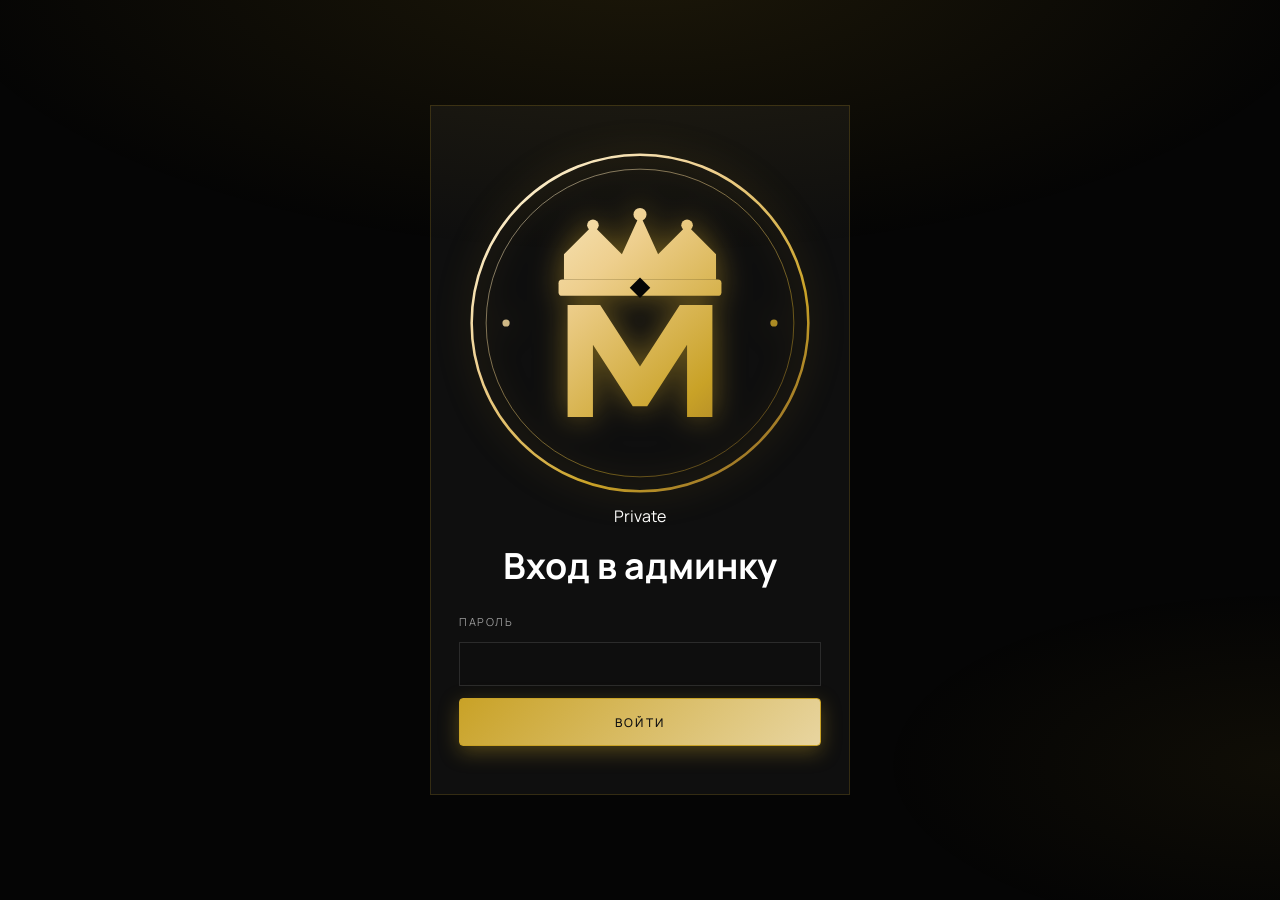
<file: vault.html>
<!DOCTYPE html>
<html lang="ru">
<head>
  <meta charset="UTF-8">
  <meta name="viewport" content="width=device-width, initial-scale=1.0, viewport-fit=cover">
  <meta name="robots" content="noindex, nofollow, noarchive">
  <title>Админ — MONARCH BOUTIQUE</title>
  <link rel="preconnect" href="https://fonts.googleapis.com">
  <link rel="preconnect" href="https://fonts.gstatic.com" crossorigin>
  <link href="https://fonts.googleapis.com/css2?family=Cinzel:wght@500;600;700&family=Cormorant+Garamond:wght@500;600&family=Manrope:wght@400;500;600&display=swap" rel="stylesheet">
  <link rel="stylesheet" href="css/style.css">
  <link rel="icon" href="img/logo.svg" type="image/svg+xml">
</head>
<body class="admin-body">
  <div class="admin-lock" id="admin-lock">
    <div class="lock-box">
      <span class="mark"><img src="img/logo.svg" alt=""></span>
      <div class="eyebrow">Private</div>
      <h2>Вход в админку</h2>
      <form id="login-form">
        <label for="admin-pass">Пароль</label>
        <input id="admin-pass" type="password" autocomplete="current-password" required>
        <button class="btn solid" type="submit">Войти</button>
        <div id="login-error" class="qty out"></div>
      </form>
    </div>
  </div>

  <div class="admin-app" id="admin-app" style="display:none">
    <header class="topbar">
      <div class="wrap topbar-inner admin-head">
        <a class="logo" href="index.html">
          <span class="mark"><img src="img/logo.svg" alt=""></span>
          <span class="logo-text"><b>MONARCH</b><em>ADMIN</em></span>
        </a>
        <div class="admin-head-actions">
          <button class="btn ghost admin-sections-btn" id="admin-sections-btn" type="button">Разделы</button>
          <span class="admin-current" id="admin-current">Товары</span>
          <button class="btn ghost" id="logout" type="button">Выйти</button>
        </div>
      </div>
    </header>

    <div class="admin-overlay" id="admin-overlay" hidden></div>

    <section class="section visible">
      <div class="wrap">
        <nav class="admin-tabs" id="admin-tabs">
          <button type="button" class="active" data-pane="goods">Товары</button>
          <button type="button" data-pane="card">Карточка</button>
          <button type="button" data-pane="images">Картинки</button>
          <button type="button" data-pane="categories">Категории</button>
          <button type="button" data-pane="sales">Акции</button>
          <button type="button" data-pane="shop">Магазин</button>
          <button type="button" data-pane="stats">Статистика</button>
          <button type="button" data-pane="data">Данные</button>
        </nav>

        <div class="admin-pane active" id="pane-goods">
          <div class="section-head">
            <div>
              <div class="eyebrow">Витрина</div>
              <h2>Товары</h2>
            </div>
          </div>
          <div class="admin-list" id="product-cards"></div>
        </div>

        <div class="admin-pane" id="pane-card">
          <div class="panel">
            <div class="eyebrow">Карточка</div>
            <h2>Товар</h2>
            <form id="product-form">
              <input type="hidden" name="id">
              <label>Название</label>
              <input name="name" required placeholder="Худи Graphite">
              <label>Категория</label>
              <select name="category" required></select>
              <label>Цена, ₽</label>
              <input name="price" type="number" min="0" step="1" required>
              <label class="sale-row"><span>Скидка</span><input id="sale-on" type="checkbox"></label>
              <div id="sale-fields" class="sale-fields hidden">
                <label>Старая цена, ₽</label>
                <input name="oldPrice" type="number" min="0" step="1">
              </div>
              <label>Размеры и количество</label>
              <div id="size-rows"></div>
              <div class="size-add">
                <input id="new-size-name" placeholder="M или 42">
                <input id="new-size-qty" type="number" min="0" placeholder="шт">
                <button class="btn" id="add-size" type="button">Добавить</button>
              </div>
              <button class="btn ghost" id="fill-preset" type="button">Размеры категории</button>
              <label>Фото — ссылка</label>
              <input name="image" placeholder="https://...">
              <label>Или файл</label>
              <input id="image-file" type="file" accept="image/*">
              <label>Описание</label>
              <textarea name="description" rows="4"></textarea>
              <div id="product-error" class="qty out"></div>
              <button class="btn solid" type="submit">Сохранить</button>
              <button class="btn ghost" id="reset-form" type="button">Новая карточка</button>
            </form>
          </div>
        </div>

        <div class="admin-pane" id="pane-images">
          <div class="panel">
            <div class="eyebrow">Оформление</div>
            <h2>Картинки категорий</h2>
            <p class="muted">Фото на карточках категорий. Без фото останется иконка.</p>
            <div id="cat-images" class="cat-images-list"></div>
          </div>
        </div>

        <div class="admin-pane" id="pane-categories">
          <div class="panel">
            <div class="eyebrow">Витрина</div>
            <h2>Категории</h2>
            <p class="muted">Снимите галочку — раздел скрыт с сайта.</p>
            <div id="cat-toggles"></div>
          </div>
        </div>

        <div class="admin-pane" id="pane-sales">
          <div class="panel">
            <div class="eyebrow">Скидки</div>
            <h2>Акции</h2>
            <p class="muted">Товары со скидкой. Чтобы изменить акцию, откройте карточку товара.</p>
            <div class="admin-list" id="sale-cards"></div>
          </div>
        </div>

        <div class="admin-pane" id="pane-shop">
          <div class="panel">
            <div class="eyebrow">Точка</div>
            <h2>Адрес и доставка</h2>
            <form id="settings-form">
              <label>Заголовок</label>
              <input name="addressTitle">
              <label>Город</label>
              <input name="city">
              <label>Часы</label>
              <input name="hours">
              <label>Адрес</label>
              <textarea name="address" rows="3"></textarea>
              <label>Доставка</label>
              <textarea name="delivery" rows="3"></textarea>
              <button class="btn solid" type="submit">Сохранить</button>
              <div id="settings-ok" class="muted"></div>
            </form>
          </div>
        </div>

        <div class="admin-pane" id="pane-stats">
          <div class="panel" style="margin-bottom:20px">
            <div class="eyebrow">Обзор</div>
            <h2>Статистика магазина</h2>
            <div class="stats-grid" id="stats-grid"></div>
          </div>
          <div class="panel">
            <div class="eyebrow">Аналитика</div>
            <h2>Популярные товары</h2>
            <div id="popular-products"></div>
          </div>
        </div>

        <div class="admin-pane" id="pane-data">
          <div class="panel" style="margin-bottom:20px">
            <div class="eyebrow">Резервное копирование</div>
            <h2>Экспорт и импорт</h2>
            <p class="muted">Сохраните товары и настройки в файл или восстановите из копии.</p>
            <div class="data-actions">
              <button class="btn solid" id="export-data">Экспорт данных</button>
              <label class="btn ghost">
                Импорт данных
                <input type="file" id="import-data" accept=".json" style="display:none">
              </label>
            </div>
          </div>
          <div class="panel">
            <div class="eyebrow">Опасная зона</div>
            <h2>Сброс данных</h2>
            <p class="muted">Удалить все товары и вернуть настройки по умолчанию.</p>
            <button class="btn ghost" id="reset-data" style="border-color: var(--danger); color: var(--danger);">Сбросить все данные</button>
          </div>
        </div>
      </div>
    </section>
  </div>

  <div class="toast" id="toast"></div>

  <script src="js/store.js"></script>
  <script src="js/admin.js"></script>
</body>
</html>
</file>
<file: css/style.css>
:root {
  --bg: #050505;
  --bg-2: #0f0f0f;
  --bg-3: #1a1a1a;
  --bg-4: #222222;
  --ink: #ffffff;
  --muted: #999999;
  --gold: #c9a227;
  --gold-2: #e8d5a0;
  --gold-3: #f4e4bc;
  --gold-light: rgba(201, 162, 39, 0.12);
  --line: rgba(201, 162, 39, 0.2);
  --line-light: rgba(201, 162, 39, 0.1);
  --danger: #e74c3c;
  --success: #27ae60;
  --shadow: 0 40px 80px rgba(0, 0, 0, 0.8);
  --shadow-gold: 0 20px 50px rgba(201, 162, 39, 0.25);
  --shadow-sm: 0 8px 24px rgba(0, 0, 0, 0.4);
  --serif: "Cinzel", "Cormorant Garamond", Georgia, serif;
  --display: "Cormorant Garamond", Georgia, serif;
  --sans: "Manrope", "Inter", "Segoe UI", sans-serif;
}

*,
*::before,
*::after { box-sizing: border-box; }

html, body {
  margin: 0;
  padding: 0;
  background: var(--bg);
  color: var(--ink);
  font-family: var(--sans);
  min-height: 100vh;
  display: flex;
  flex-direction: column;
  -webkit-user-select: none;
  user-select: none;
  position: relative;
  line-height: 1.6;
}

body {
  -webkit-user-select: none;
  user-select: none;
}

body::before {
  content: "";
  pointer-events: none;
  position: fixed;
  inset: 0;
  z-index: 0;
  background:
    radial-gradient(1200px 500px at 50% -5%, rgba(201, 162, 39, 0.12), transparent 60%),
    radial-gradient(800px 350px at 100% 85%, rgba(201, 162, 39, 0.06), transparent 50%);
}

input, textarea, select, [contenteditable] {
  -webkit-user-select: text;
  user-select: text;
}

img { max-width: 100%; display: block; pointer-events: none; }
a { color: inherit; text-decoration: none; transition: color 0.3s ease; }

a.nav-link {
  position: relative;
}

a.nav-link::after {
  content: "";
  position: absolute;
  bottom: -4px;
  left: 0;
  width: 0;
  height: 1px;
  background: var(--gold);
  transition: width 0.3s ease;
}

a.nav-link:hover::after {
  width: 100%;
}

main {
  flex: 1;
  position: relative;
  z-index: 1;
}
button, input, textarea, select { font-family: inherit; }

.wrap {
  width: min(1220px, calc(100% - 40px));
  margin: 0 auto;
  position: relative;
  z-index: 1;
}

.topbar {
  position: sticky;
  top: 0;
  z-index: 40;
  backdrop-filter: blur(24px);
  background: rgba(5, 5, 5, 0.98);
  border-bottom: 1px solid var(--line);
  box-shadow: 0 8px 32px rgba(0, 0, 0, 0.5);
}

.topbar-inner {
  display: flex;
  align-items: center;
  justify-content: space-between;
  gap: 16px;
  min-height: 82px;
}

.logo {
  display: flex;
  align-items: center;
  gap: 12px;
}

.mark {
  width: 50px;
  height: 50px;
  flex: 0 0 50px;
  filter: drop-shadow(0 0 15px rgba(201, 162, 39, 0.5));
  animation: logoGlow 4s ease-in-out infinite;
}

.mark img, .mark svg { width: 100%; height: 100%; }

.logo-text {
  display: flex;
  flex-direction: column;
  line-height: 1;
}

.logo-text b {
  font-family: var(--serif);
  font-size: 18px;
  font-weight: 600;
  letter-spacing: 0.3em;
  color: var(--gold-2);
  text-shadow: 0 0 20px rgba(201, 162, 39, 0.3);
}

.logo-text em {
  font-style: normal;
  font-size: 11px;
  letter-spacing: 0.4em;
  color: var(--muted);
  margin-top: 8px;
}

nav a:hover, nav a.active { color: var(--gold); }

.nav-desk {
  display: flex;
  gap: 28px;
  font-size: 12px;
  letter-spacing: 0.2em;
  text-transform: uppercase;
  color: var(--muted);
}

.nav-cta { display: flex; gap: 10px; align-items: center; }

.cart-icon {
  position: relative;
  cursor: pointer;
  padding: 8px;
}

.cart-icon svg {
  width: 24px;
  height: 24px;
  stroke: var(--gold-2);
  fill: none;
  stroke-width: 1.5;
}

.cart-count {
  position: absolute;
  top: 0;
  right: 0;
  background: var(--gold);
  color: #111;
  font-size: 10px;
  font-weight: 600;
  width: 18px;
  height: 18px;
  border-radius: 50%;
  display: flex;
  align-items: center;
  justify-content: center;
}

.cart-count.hidden { display: none; }

.burger {
  display: none;
  width: 44px;
  height: 44px;
  border: 1px solid var(--line);
  background: transparent;
  padding: 12px 10px;
  cursor: pointer;
}

.burger span,
.burger span::before,
.burger span::after {
  display: block;
  height: 1px;
  background: var(--gold-2);
  position: relative;
  transition: 0.25s ease;
}

.burger span::before, .burger span::after {
  content: "";
  position: absolute;
  left: 0;
  right: 0;
}

.burger span::before { top: -7px; }
.burger span::after { top: 7px; }
.burger.open span { background: transparent; }
.burger.open span::before { top: 0; transform: rotate(45deg); }
.burger.open span::after { top: 0; transform: rotate(-45deg); }

.drawer, .tabbar { display: none; }

.btn {
  border: 1px solid var(--gold);
  background: transparent;
  color: var(--gold-2);
  padding: 12px 24px;
  letter-spacing: 0.18em;
  text-transform: uppercase;
  font-size: 11px;
  font-weight: 500;
  cursor: pointer;
  transition: all 0.3s ease;
  display: inline-flex;
  align-items: center;
  justify-content: center;
  gap: 8px;
  position: relative;
  overflow: hidden;
  border-radius: 4px;
}

.btn::before {
  content: "";
  position: absolute;
  inset: 0;
  background: var(--gold);
  transform: translateY(100%);
  transition: transform 0.3s ease;
  z-index: -1;
}

.btn:hover { color: #111; }
.btn:hover::before { transform: translateY(0); }

.btn.solid {
  background: linear-gradient(135deg, var(--gold), var(--gold-2));
  color: #111;
  box-shadow: 0 6px 20px rgba(201, 162, 39, 0.35);
  transition: all 0.3s ease;
}
.btn.solid:hover {
  background: linear-gradient(135deg, var(--gold-2), var(--gold-3));
  transform: translateY(-3px);
  box-shadow: 0 12px 32px rgba(201, 162, 39, 0.5);
}
.btn.ghost { border-color: rgba(201, 162, 39, 0.3); color: var(--gold-2); }
.btn.ghost:hover { border-color: var(--gold); background: rgba(201, 162, 39, 0.1); }
.btn.wide { width: 100%; }
.btn:disabled { opacity: 0.3; cursor: not-allowed; pointer-events: none; }

.hero {
  position: relative;
  min-height: calc(100vh - 82px);
  display: flex;
  flex-direction: column;
  justify-content: center;
  align-items: center;
  padding: 60px 20px;
  text-align: center;
  overflow: hidden;
  z-index: 1;
}

.hero-content {
  position: relative;
  z-index: 2;
  max-width: 800px;
  animation: heroFadeIn 1s ease-out;
}

.hero-logo-wrapper {
  margin-bottom: 32px;
  animation: logoFloat 3s ease-in-out infinite;
}

.hero-logo {
  width: 120px;
  height: auto;
  filter: drop-shadow(0 0 20px rgba(201, 162, 39, 0.3));
}

.hero-text {
  animation: textSlideUp 0.8s ease-out 0.2s both;
}

.hero-subtitle {
  font-size: 14px;
  letter-spacing: 0.3em;
  text-transform: uppercase;
  color: var(--muted);
  margin-bottom: 24px;
  font-weight: 500;
}

.hero-title {
  font-family: var(--serif);
  font-size: clamp(48px, 8vw, 72px);
  line-height: 1.1;
  margin: 0 0 20px;
  letter-spacing: 0.05em;
  color: var(--ink);
}

.hero-title-accent {
  display: block;
  color: var(--gold-2);
  font-size: 0.5em;
  letter-spacing: 0.4em;
  margin-top: 8px;
}

.hero-description {
  font-size: 16px;
  color: var(--muted);
  margin-bottom: 40px;
  letter-spacing: 0.1em;
}

.hero-buttons {
  display: flex;
  gap: 16px;
  justify-content: center;
  flex-wrap: wrap;
  animation: buttonsFadeIn 0.8s ease-out 0.4s both;
}

.hero-btn {
  min-width: 160px;
}

.hero-scroll {
  position: absolute;
  bottom: 40px;
  left: 50%;
  transform: translateX(-50%);
  animation: scrollBounce 2s ease-in-out infinite;
}

.scroll-indicator {
  width: 24px;
  height: 40px;
  border: 2px solid var(--line);
  border-radius: 12px;
  position: relative;
}

.scroll-indicator::before {
  content: "";
  position: absolute;
  top: 8px;
  left: 50%;
  transform: translateX(-50%);
  width: 4px;
  height: 8px;
  background: var(--gold);
  border-radius: 2px;
  animation: scrollDot 2s ease-in-out infinite;
}

.marquee {
  border-top: 1px solid var(--line);
  border-bottom: 1px solid var(--line);
  overflow: hidden;
  background: var(--bg-2);
  display: flex;
  user-select: none;
  position: relative;
  z-index: 2;
}

.marquee-track {
  display: flex;
  flex-shrink: 0;
  min-width: 100%;
  align-items: center;
  padding: 14px 0;
  animation: ticker 30s linear infinite;
  color: var(--gold-2);
  letter-spacing: 0.28em;
  text-transform: uppercase;
  font-size: 11px;
}

.marquee-track span {
  white-space: nowrap;
  padding: 0 32px;
  position: relative;
}

.marquee-track span::after {
  content: "◆";
  position: absolute;
  right: -4px;
  color: var(--gold);
  font-size: 8px;
  top: 50%;
  transform: translateY(-50%);
}

.section { padding: 88px 0; position: relative; z-index: 1; }
.section.alt { background: linear-gradient(180deg, #0c0b09, #080706); }

.section-header {
  text-align: center;
  margin-bottom: 48px;
}

.section-title {
  font-family: var(--serif);
  font-size: clamp(32px, 5vw, 48px);
  color: var(--gold-2);
  margin-bottom: 12px;
  letter-spacing: 0.08em;
}

.section-subtitle {
  color: var(--muted);
  font-size: 14px;
  letter-spacing: 0.2em;
  text-transform: uppercase;
}

.features-grid {
  display: grid;
  grid-template-columns: repeat(3, 1fr);
  gap: 32px;
}

.feature-item {
  text-align: center;
  padding: 32px;
  border: 1px solid var(--line);
  border-radius: 12px;
  background: var(--bg-2);
  transition: all 0.3s ease;
}

.feature-item:hover {
  border-color: var(--gold);
  transform: translateY(-8px);
  box-shadow: var(--shadow-gold);
}

.feature-icon {
  width: 64px;
  height: 64px;
  margin: 0 auto 20px;
  display: flex;
  align-items: center;
  justify-content: center;
  border: 1px solid var(--line);
  border-radius: 50%;
  color: var(--gold);
}

.feature-icon svg {
  width: 32px;
  height: 32px;
}

.feature-title {
  font-size: 18px;
  color: var(--gold-2);
  margin-bottom: 8px;
  font-weight: 500;
}

.feature-text {
  color: var(--muted);
  font-size: 14px;
}

.contact-grid {
  display: grid;
  grid-template-columns: repeat(3, 1fr);
  gap: 24px;
  margin-bottom: 32px;
}

.contact-card {
  padding: 24px;
  border: 1px solid var(--line);
  border-radius: 12px;
  background: var(--bg-2);
  text-align: center;
}

.contact-title {
  font-size: 14px;
  color: var(--muted);
  margin-bottom: 8px;
  text-transform: uppercase;
  letter-spacing: 0.1em;
}

.contact-text {
  font-size: 16px;
  color: var(--ink);
}

.contact-actions {
  display: flex;
  gap: 16px;
  justify-content: center;
  flex-wrap: wrap;
}

.search-bar {
  display: flex;
  gap: 16px;
  margin-bottom: 32px;
}

.search-bar input {
  flex: 1;
  padding: 16px 24px;
  background: var(--bg-2);
  border: 1px solid var(--line);
  border-radius: 12px;
  color: var(--ink);
  font-size: 15px;
  transition: all 0.3s ease;
}

.search-bar input:focus {
  outline: none;
  border-color: var(--gold);
  box-shadow: 0 0 0 4px rgba(201, 162, 39, 0.12);
}

.search-bar input::placeholder {
  color: var(--muted);
}

.search-bar button {
  padding: 16px 32px;
  border-radius: 12px;
}

.sort-bar {
  display: flex;
  align-items: center;
  gap: 16px;
  margin-bottom: 32px;
}

.sort-label {
  color: var(--muted);
  font-size: 14px;
  letter-spacing: 0.12em;
  text-transform: uppercase;
}

.sort-bar select {
  padding: 14px 24px;
  background: var(--bg-2);
  border: 1px solid var(--line);
  border-radius: 12px;
  color: var(--ink);
  font-size: 15px;
  cursor: pointer;
  transition: all 0.3s ease;
}

.sort-bar select:focus {
  outline: none;
  border-color: var(--gold);
  box-shadow: 0 0 0 4px rgba(201, 162, 39, 0.12);
}

.cat-groups, .filters {
  display: flex;
  gap: 12px;
  margin-bottom: 32px;
  flex-wrap: wrap;
}

.cat-groups {
  justify-content: center;
}

.chip {
  padding: 12px 24px;
  background: var(--bg-2);
  border: 1px solid var(--line);
  border-radius: 24px;
  color: var(--muted);
  font-size: 14px;
  letter-spacing: 0.1em;
  cursor: pointer;
  transition: all 0.3s ease;
}

.chip:hover {
  border-color: var(--gold);
  color: var(--gold-2);
  transform: translateY(-2px);
}

.chip.active {
  background: linear-gradient(135deg, var(--gold), var(--gold-2));
  color: #111;
  border-color: var(--gold);
  font-weight: 500;
}

.section-head {
  display: flex;
  justify-content: space-between;
  align-items: end;
  gap: 20px;
  margin-bottom: 36px;
}

.section-head h2 { font-size: clamp(36px, 5vw, 56px); font-weight: 500; letter-spacing: 0.05em; }
.section-head p { color: var(--muted); max-width: 400px; line-height: 1.7; }

.delivery-grid {
  display: grid;
  grid-template-columns: 1fr 1fr;
  gap: 18px;
}

.delivery-card {
  border: 1px solid var(--line-light);
  padding: 32px;
  background: linear-gradient(180deg, rgba(201, 162, 39, 0.08), transparent);
  min-height: 200px;
  animation: rise 0.8s ease both;
  border-radius: 12px;
  transition: all 0.3s ease;
}

.delivery-card:hover {
  border-color: var(--gold);
  transform: translateY(-5px);
  box-shadow: var(--shadow-gold);
}

.delivery-card h3 {
  font-size: 28px;
  margin: 16px 0 12px;
  color: var(--gold-2);
  font-weight: 500;
}

.benefits-grid {
  display: grid;
  grid-template-columns: repeat(2, 1fr);
  gap: 18px;
}

.benefit-card {
  border: 1px solid var(--line-light);
  padding: 32px;
  background: linear-gradient(180deg, rgba(201, 162, 39, 0.1), transparent);
  text-align: center;
  animation: rise 0.8s ease both;
  border-radius: 12px;
  transition: all 0.3s ease;
}

.benefit-card:hover {
  border-color: var(--gold);
  transform: translateY(-5px);
  box-shadow: var(--shadow-gold);
}

.benefit-card:nth-child(2) { animation-delay: 0.1s; }
.benefit-card:nth-child(3) { animation-delay: 0.2s; }
.benefit-card:nth-child(4) { animation-delay: 0.3s; }

.benefit-card svg {
  width: 48px;
  height: 48px;
  margin: 0 auto 20px;
  stroke: var(--gold);
}

.benefit-card h3 {
  font-size: 20px;
  margin: 16px 0 12px;
  color: var(--gold-2);
  font-weight: 500;
}

.categories-grid {
  display: grid;
  grid-template-columns: repeat(3, 1fr);
  gap: 18px;
}

.categories-grid.hidden { display: none; }

.category-card {
  position: relative;
  aspect-ratio: 4 / 3;
  border: 1px solid var(--line);
  background: linear-gradient(145deg, var(--bg-3), var(--bg-2));
  overflow: hidden;
  cursor: pointer;
  transition: all 0.4s cubic-bezier(0.4, 0, 0.2, 1);
  border-radius: 16px;
  box-shadow: 0 4px 20px rgba(0, 0, 0, 0.3);
  display: flex;
  flex-direction: column;
}

.category-card:hover {
  border-color: var(--gold);
  transform: translateY(-10px);
  box-shadow: 0 20px 50px rgba(0, 0, 0, 0.5), 0 0 30px rgba(201, 162, 39, 0.15);
}

.category-card-bg {
  position: relative;
  flex: 1;
  min-height: 0;
  background: var(--bg-4);
  display: flex;
  align-items: center;
  justify-content: center;
}

.category-card-bg::before {
  content: "";
  position: absolute;
  inset: 0;
  background: linear-gradient(180deg, transparent 50%, rgba(0, 0, 0, 0.4) 100%);
}

.category-card-bg.has-image {
  display: block;
}

.category-card-content {
  position: relative;
  z-index: 2;
  text-align: center;
  padding: 20px 20px 4px;
  flex: 0 0 auto;
}

.category-card-content h3 {
  font-size: 20px;
  color: var(--gold-2);
  margin-bottom: 6px;
  font-weight: 500;
  letter-spacing: 0.05em;
}

.category-card-content p {
  font-size: 13px;
  color: var(--muted);
  text-transform: uppercase;
  letter-spacing: 0.15em;
}

.services-grid {
  display: grid;
  grid-template-columns: repeat(3, 1fr);
  gap: 18px;
}

.service-card {
  border: 1px solid var(--line);
  padding: 28px;
  background: linear-gradient(180deg, rgba(200, 164, 90, 0.08), transparent);
  text-align: center;
  transition: all 0.3s ease;
}

.service-card:hover {
  border-color: var(--gold);
  transform: translateY(-5px);
}

.service-icon {
  width: 60px;
  height: 60px;
  margin: 0 auto 16px;
  border: 1px solid var(--line);
  border-radius: 50%;
  display: flex;
  align-items: center;
  justify-content: center;
}

.service-icon svg {
  width: 28px;
  height: 28px;
}

.service-card h3 {
  font-size: 18px;
  margin: 12px 0 8px;
  color: var(--gold-2);
}

.service-card p {
  margin-bottom: 16px;
  line-height: 1.6;
}

.sale-grid {
  display: grid;
  grid-template-columns: repeat(3, 1fr);
  gap: 18px;
}

.sale-banner {
  position: relative;
  border: 2px solid var(--gold);
  background: linear-gradient(135deg, rgba(201, 162, 39, 0.25), rgba(201, 162, 39, 0.08));
  padding: 40px;
  min-height: 280px;
  display: flex;
  align-items: center;
  justify-content: space-between;
  overflow: hidden;
  border-radius: 16px;
  box-shadow: var(--shadow-gold);
}

.sale-content {
  position: relative;
  z-index: 2;
  max-width: 70%;
}

.sale-content .eyebrow {
  font-size: 12px;
  letter-spacing: 0.4em;
  margin-bottom: 12px;
  color: var(--gold);
}

.sale-content h2 {
  font-size: clamp(24px, 4vw, 36px);
  margin: 12px 0 16px;
  color: var(--gold-2);
  line-height: 1.2;
}

.sale-content p {
  margin-bottom: 20px;
  line-height: 1.6;
}

.sale-badge {
  position: absolute;
  top: 20px;
  right: 20px;
  background: var(--gold);
  color: #111;
  font-size: 28px;
  font-weight: 700;
  padding: 16px;
  border-radius: 50%;
  width: 80px;
  height: 80px;
  display: flex;
  align-items: center;
  justify-content: center;
  z-index: 2;
}

.timer-display {
  display: flex;
  gap: 20px;
  margin-top: 20px;
}

.timer-unit {
  text-align: center;
}

.timer-value {
  font-size: 32px;
  font-weight: 700;
  color: var(--gold-2);
  font-family: var(--display);
}

.timer-label {
  font-size: 10px;
  letter-spacing: 0.2em;
  text-transform: uppercase;
  color: var(--muted);
}

.benefit-card p {
  font-size: 14px;
  line-height: 1.6;
}

.cta-section {
  background: linear-gradient(180deg, rgba(200, 164, 90, 0.12), transparent);
  border-top: 1px solid var(--line);
  border-bottom: 1px solid var(--line);
}

.cta-content {
  text-align: center;
  max-width: 700px;
  margin: 0 auto;
  padding: 28px 0;
}

.cta-content h2 {
  font-size: clamp(28px, 4vw, 42px);
  margin: 12px 0 16px;
  color: var(--gold-2);
}

.cta-content .modal-actions {
  justify-content: center;
  margin-top: 24px;
}

.cat-groups, .filters {
  display: flex;
  flex-wrap: wrap;
  gap: 8px;
  margin-bottom: 16px;
}

.filters { margin-bottom: 28px; }

.search-bar {
  display: flex;
  gap: 10px;
  margin-bottom: 20px;
}

.search-bar input {
  flex: 1;
  background: #0e0e0e;
  border: 1px solid rgba(255, 255, 255, 0.12);
  color: var(--ink);
  padding: 12px 16px;
  outline: none;
  transition: border-color 0.3s ease;
}

.search-bar input:focus {
  border-color: var(--gold);
}

.search-bar button {
  min-width: 100px;
}

.sort-bar {
  display: flex;
  align-items: center;
  gap: 12px;
  margin-bottom: 16px;
  flex-wrap: wrap;
}

.sort-label {
  font-size: 12px;
  letter-spacing: 0.14em;
  text-transform: uppercase;
  color: var(--muted);
}

.sort-bar select {
  background: #0e0e0e;
  border: 1px solid rgba(255, 255, 255, 0.12);
  color: var(--ink);
  padding: 8px 12px;
  outline: none;
  min-width: 180px;
  cursor: pointer;
}

.sort-bar select:focus {
  border-color: var(--gold);
}

.chip {
  border: 1px solid var(--line);
  background: transparent;
  color: var(--muted);
  padding: 8px 14px;
  cursor: pointer;
  letter-spacing: 0.12em;
  text-transform: uppercase;
  font-size: 10px;
  transition: 0.2s ease;
}

.chip.active, .chip:hover {
  border-color: var(--gold);
  color: var(--gold-2);
  background: rgba(200, 164, 90, 0.08);
}

.grid {
  display: grid;
  grid-template-columns: repeat(auto-fill, minmax(280px, 1fr));
  gap: 22px;
}

.card {
  background: linear-gradient(145deg, var(--bg-3) 0%, var(--bg-2) 100%);
  border: 1px solid var(--line);
  overflow: hidden;
  animation: rise 0.7s ease both;
  position: relative;
  transition: all 0.4s cubic-bezier(0.4, 0, 0.2, 1);
  border-radius: 16px;
  box-shadow: 0 8px 32px rgba(0, 0, 0, 0.4);
  /* Caps the card's own width and centers it inside its grid cell so a
     single result (or any grid track that ends up spanning the full row,
     e.g. on narrow-viewport breakpoints where .grid becomes one column)
     never stretches into an oversized card. */
  width: 100%;
  max-width: 380px;
  margin: 0 auto;
  justify-self: center;
}

.card:nth-child(2) { animation-delay: 0.06s; }
.card:nth-child(3) { animation-delay: 0.12s; }
.card:nth-child(4) { animation-delay: 0.18s; }
.card:nth-child(5) { animation-delay: 0.24s; }
.card:nth-child(6) { animation-delay: 0.3s; }

.card:hover {
  border-color: var(--gold);
  transform: translateY(-12px);
  box-shadow: 0 40px 80px rgba(0, 0, 0, 0.6), 0 0 40px rgba(201, 162, 39, 0.2);
}

.card::before {
  content: "";
  position: absolute;
  inset: 0;
  background: linear-gradient(180deg, transparent 0%, rgba(200, 164, 90, 0.05) 100%);
  opacity: 0;
  transition: opacity 0.3s ease;
  pointer-events: none;
  z-index: 1;
}

.card:hover::before { opacity: 1; }

.card-media {
  position: relative;
  aspect-ratio: 4 / 3;
  overflow: hidden;
  background: #1c1c1c;
}

.card-placeholder {
  width: 100%;
  height: 100%;
  display: flex;
  align-items: center;
  justify-content: center;
  background: linear-gradient(135deg, #1a1a1a, #2a2a2a);
}

.card-placeholder span {
  font-size: 48px;
  font-weight: 700;
  color: var(--gold);
  font-family: var(--serif);
}

.card-media img {
  width: 100%;
  height: 100%;
  object-fit: cover;
  transform: scale(1.02);
  transition: transform 0.6s cubic-bezier(0.4, 0, 0.2, 1);
}

.card:hover .card-media img { transform: scale(1.08); }

/* --- Универсальная "рамка" для фото товаров и категорий: фото
   показывается полностью, без обрезки, а пустые поля вокруг него
   заполняются мягкой размытой копией того же фото --- */
.media-frame {
  position: relative;
  width: 100%;
  height: 100%;
  overflow: hidden;
}

.media-blur {
  position: absolute;
  inset: -12%;
  background-size: cover;
  background-position: center;
  filter: blur(30px) brightness(0.42) saturate(1.15);
  transform: scale(1.1);
}

.media-fg {
  position: relative;
  z-index: 1;
  width: 100%;
  height: 100%;
  padding: 6%;
  transform: none;
  transition: transform 0.6s cubic-bezier(0.4, 0, 0.2, 1);
}

/* Higher specificity than the legacy ".card-media img" / ".product-photo img"
   / ".quick-view-image img" rules, so "contain" always wins over "cover"
   for framed photos. */
.media-frame .media-fg { object-fit: contain; }

.card:hover .media-fg,
.category-card:hover .media-fg { transform: scale(1.05); }

.card-media::after {
  content: "";
  position: absolute;
  inset: 0;
  background: linear-gradient(180deg, transparent 50%, rgba(0, 0, 0, 0.3) 100%);
  opacity: 0;
  transition: opacity 0.3s ease;
}

.card:hover .card-media::after { opacity: 1; }

.badge {
  position: absolute;
  top: 14px;
  left: 14px;
  background: rgba(9, 9, 9, 0.76);
  color: var(--gold);
  font-size: 10px;
  letter-spacing: 0.16em;
  text-transform: uppercase;
  padding: 6px 10px;
}

.badge.sale {
  left: auto;
  right: 14px;
  color: #111;
  background: var(--gold);
}

.card-body { padding: 20px 18px 24px; position: relative; z-index: 2; }
.card-body h3 { font-size: 20px; font-weight: 500; margin-bottom: 12px; transition: color 0.3s ease; line-height: 1.3; }

.card:hover .card-body h3 { color: var(--gold-2); }

.card-body .btn {
  transition: all 0.3s cubic-bezier(0.4, 0, 0.2, 1);
}

.card:hover .card-body .btn {
  background: var(--gold);
  color: #111;
  border-color: var(--gold);
  transform: translateY(-2px);
}

.card-actions {
  display: grid;
  grid-template-columns: 1fr auto;
  gap: 8px;
  margin-top: 12px;
}

.quick-view-btn {
  min-width: 44px;
  padding: 0;
  font-size: 16px;
}

.meta {
  display: flex;
  justify-content: space-between;
  align-items: center;
  gap: 10px;
  margin: 10px 0 16px;
  color: var(--muted);
  font-size: 13px;
}

.price {
  color: var(--gold-2);
  font-family: var(--display);
  font-size: 22px;
}

.price.sale { color: #efd48a; }

.price-box {
  display: flex;
  flex-wrap: wrap;
  align-items: baseline;
  gap: 8px;
}

.price-old {
  color: #8a8174;
  text-decoration: line-through;
  font-size: 14px;
}

.sale-pct {
  color: #111;
  background: var(--gold);
  font-size: 10px;
  letter-spacing: 0.08em;
  padding: 3px 6px;
}

.qty { color: var(--muted); }
.qty.out { color: var(--danger); }

.split {
  display: grid;
  grid-template-columns: 1.1fr 0.9fr;
  gap: 48px;
  align-items: center;
}

.panel {
  border: 1px solid var(--line);
  border-radius: 12px;
  padding: 32px;
  background: linear-gradient(180deg, rgba(200, 164, 90, 0.08), transparent);
}

.panel h2 { font-size: 42px; margin-bottom: 12px; }
.panel p, .muted { color: var(--muted); line-height: 1.7; }

.contact-list { display: grid; gap: 10px; margin: 24px 0; }

.contact-list a, .contact-list div {
  display: flex;
  justify-content: space-between;
  align-items: center;
  gap: 16px;
  border: 1px solid rgba(255, 255, 255, 0.08);
  border-radius: 10px;
  padding: 14px 16px;
  font-size: 15px;
  background: rgba(255, 255, 255, 0.02);
}

.contact-list span {
  color: var(--muted);
  font-size: 12px;
  text-transform: uppercase;
  letter-spacing: 0.1em;
  flex-shrink: 0;
}

.contact-list a { color: var(--ink); text-decoration: none; transition: border-color 0.25s ease, background 0.25s ease; }
.contact-list a:hover { border-color: var(--gold); background: rgba(201, 162, 39, 0.06); }

.contact-form-panel {
  border: 1px solid var(--line);
  border-radius: 12px;
  padding: 32px;
  background: linear-gradient(180deg, rgba(200, 164, 90, 0.08), transparent);
  max-width: 600px;
  margin: 0 auto;
}

.contact-form-panel form {
  gap: 16px;
}

.contact-form-panel label {
  font-size: 12px;
  letter-spacing: 0.14em;
  text-transform: uppercase;
  color: var(--muted);
}

.contact-form-panel input,
.contact-form-panel textarea {
  background: #0e0e0e;
  border: 1px solid rgba(255, 255, 255, 0.12);
  border-radius: 8px;
  color: var(--ink);
  padding: 14px;
  outline: none;
  transition: border-color 0.3s ease;
  font-family: var(--sans);
  width: 100%;
  resize: vertical;
}

.contact-form-panel input:focus,
.contact-form-panel textarea:focus {
  border-color: var(--gold);
}

.map-container {
  border: 1px solid var(--line);
  overflow: hidden;
  border-radius: 12px;
}

.map-container iframe {
  display: block;
  width: 100%;
}

.product-layout {
  display: grid;
  grid-template-columns: 1.05fr 0.95fr;
  gap: 40px;
  padding: 48px 0 80px;
}

.product-photo {
  position: relative;
  aspect-ratio: 3 / 4;
  max-height: 640px;
  background:
    radial-gradient(60% 55% at 50% 60%, rgba(201, 162, 39, 0.16), transparent 70%),
    #101010;
  overflow: hidden;
  border: 1px solid var(--line);
  border-radius: 20px;
  box-shadow: var(--shadow-gold);
}

.product-photo img { width: 100%; height: 100%; object-fit: cover; }

.product-info {
  border: 1px solid var(--line);
  border-radius: 20px;
  padding: 36px;
  background: linear-gradient(180deg, rgba(200, 164, 90, 0.06), transparent 40%);
}

@media (max-width: 980px) {
  .product-info { padding: 24px; border-radius: 16px; }
  .product-photo { border-radius: 16px; }
}

.product-tagline {
  color: var(--gold-2);
  font-size: 13px;
  letter-spacing: 0.14em;
  text-transform: uppercase;
  margin: 0 0 4px;
}

.product-features {
  display: flex;
  gap: 12px;
  margin: 26px 0;
  padding: 22px 0;
  border-top: 1px solid var(--line);
  border-bottom: 1px solid var(--line);
}

.feature-mini {
  flex: 1;
  display: flex;
  flex-direction: column;
  align-items: center;
  gap: 10px;
  text-align: center;
}

.feature-mini svg {
  width: 26px;
  height: 26px;
  stroke: var(--gold);
  fill: none;
  stroke-width: 1.4;
}

.feature-mini span {
  font-size: 10.5px;
  letter-spacing: 0.06em;
  text-transform: uppercase;
  color: var(--muted);
  line-height: 1.5;
}

.btn-cta {
  width: 100%;
  justify-content: space-between;
  padding: 18px 26px;
  font-size: 12.5px;
}

.btn-cta svg {
  width: 18px;
  height: 18px;
  stroke: currentColor;
  fill: none;
  stroke-width: 2;
  flex-shrink: 0;
}

.product-placeholder {
  width: 100%;
  height: 100%;
  display: flex;
  align-items: center;
  justify-content: center;
  background: linear-gradient(135deg, #1a1a1a, #2a2a2a);
}

.product-placeholder span {
  font-size: 72px;
  font-weight: 700;
  color: var(--gold);
  font-family: var(--serif);
}
.product-info h1 { font-size: clamp(32px, 4.4vw, 56px); margin: 4px 0 12px; }
.product-actions { display: flex; flex-direction: column; gap: 10px; margin-top: 24px; }

footer {
  border-top: 1px solid var(--line);
  padding: 28px 0 36px;
  color: var(--muted);
  font-size: 12px;
  letter-spacing: 0.08em;
  position: relative;
  z-index: 1;
  margin-top: auto;
}

.footer-inner {
  display: flex;
  justify-content: space-between;
  gap: 16px;
  flex-wrap: wrap;
  align-items: center;
  padding-bottom: 80px;
}

.secret-dot {
  width: 8px;
  height: 8px;
  border-radius: 50%;
  background: var(--gold);
  opacity: 0.12;
  border: 0;
  cursor: pointer;
}

.modal-back {
  position: fixed;
  inset: 0;
  background: rgba(0, 0, 0, 0.72);
  display: none;
  place-items: center;
  z-index: 80;
  padding: 20px;
}

.modal-back.open { display: grid; }

.modal {
  width: min(460px, 100%);
  background: #14110e;
  border: 1px solid var(--gold);
  padding: 28px;
  box-shadow: var(--shadow);
  animation: rise 0.35s ease;
}

.modal h3 { font-size: 34px; margin-bottom: 8px; }
.modal-actions { display: grid; gap: 10px; margin-top: 22px; }

.size-label {
  margin: 18px 0 10px;
  font-size: 11px;
  letter-spacing: 0.16em;
  text-transform: uppercase;
  color: var(--gold);
}

.size-row, .mini-sizes { display: flex; flex-wrap: wrap; gap: 8px; }
.mini-sizes { margin: 8px 0 4px; }

.mini-size {
  border: 1px solid var(--line);
  color: var(--muted);
  font-size: 10px;
  letter-spacing: 0.08em;
  padding: 3px 7px;
}

.size-chip {
  min-width: 44px;
  border: 1px solid var(--line);
  background: transparent;
  color: var(--ink);
  padding: 10px 12px;
  cursor: pointer;
  letter-spacing: 0.08em;
}

.size-chip.active, .size-chip:hover {
  border-color: var(--gold);
  color: var(--gold-2);
  background: rgba(200, 164, 90, 0.08);
}

.toast {
  position: fixed;
  bottom: 20px;
  left: 50%;
  transform: translateX(-50%);
  background: #1b1814;
  border: 1px solid var(--gold);
  color: var(--gold-2);
  padding: 12px 16px;
  z-index: 90;
  display: none;
}

.toast.show { display: block; }

.image-modal-content {
  position: relative;
  max-width: 90vw;
  max-height: 90vh;
  display: flex;
  align-items: center;
  justify-content: center;
}

.image-modal-content img {
  max-width: 100%;
  max-height: 90vh;
  object-fit: contain;
  border: 1px solid var(--line);
}

.close-image {
  position: absolute;
  top: -40px;
  right: 0;
  background: transparent;
  border: none;
  color: var(--gold-2);
  font-size: 32px;
  cursor: pointer;
  padding: 8px;
  line-height: 1;
}

.quick-view-modal {
  max-width: 900px;
  width: calc(100% - 32px);
  padding: 0;
  overflow: hidden;
}

.close-quick-view {
  position: absolute;
  top: 16px;
  right: 16px;
  background: rgba(0, 0, 0, 0.5);
  border: none;
  color: var(--gold-2);
  font-size: 24px;
  cursor: pointer;
  width: 40px;
  height: 40px;
  z-index: 10;
  border-radius: 50%;
  display: flex;
  align-items: center;
  justify-content: center;
}

.quick-view-content {
  display: grid;
  grid-template-columns: 1fr 1fr;
  gap: 0;
}

.quick-view-image {
  aspect-ratio: 4 / 3;
  background: #1c1c1c;
  overflow: hidden;
}

.quick-view-image img {
  width: 100%;
  height: 100%;
  object-fit: cover;
}

.quick-view-image .media-blur { inset: -8%; }

.quick-view-details {
  padding: 28px;
  display: flex;
  flex-direction: column;
}

.quick-view-details .eyebrow {
  color: var(--gold);
  letter-spacing: 0.42em;
  font-size: 11px;
  text-transform: uppercase;
  margin-bottom: 8px;
}

.quick-view-details h2 {
  font-size: 28px;
  margin-bottom: 12px;
  color: var(--gold-2);
}

.quick-view-details .muted {
  color: var(--muted);
  line-height: 1.6;
  margin-bottom: 16px;
}

.quick-view-details .meta {
  display: flex;
  justify-content: space-between;
  align-items: center;
  gap: 10px;
  margin: 16px 0;
  color: var(--muted);
  font-size: 15px;
}

.quick-view-details .modal-actions {
  margin-top: auto;
  padding-top: 20px;
}

.admin-lock, .admin-app { min-height: 100vh; }
.admin-lock { display: grid; place-items: center; padding: 24px; }

.lock-box {
  width: min(420px, 100%);
  border: 1px solid var(--line);
  padding: 36px 28px;
  background: linear-gradient(180deg, rgba(200, 164, 90, 0.1), #0c0b09);
  text-align: center;
  animation: rise 0.5s ease;
}

.lock-box .mark { margin: 0 auto 16px; }
.lock-box h2 { font-size: 36px; margin: 8px 0 18px; }
.lock-box form { text-align: left; }

form { display: grid; gap: 12px; }
label {
  font-size: 11px;
  letter-spacing: 0.14em;
  text-transform: uppercase;
  color: var(--muted);
}

input, textarea, select {
  background: #0e0e0e;
  border: 1px solid rgba(255, 255, 255, 0.12);
  color: var(--ink);
  padding: 12px;
  outline: none;
}

input:focus, textarea:focus, select:focus { border-color: var(--gold); }

.admin-head {
  display: flex;
  align-items: center;
  justify-content: space-between;
  gap: 12px;
}

.admin-tabs {
  display: flex;
  flex-wrap: wrap;
  gap: 8px;
  padding: 0 0 18px;
}

.admin-tabs button {
  border: 1px solid var(--line);
  background: transparent;
  color: var(--muted);
  padding: 10px 16px;
  letter-spacing: 0.12em;
  text-transform: uppercase;
  font-size: 11px;
  cursor: pointer;
}

.admin-tabs button.active {
  border-color: var(--gold);
  color: var(--gold-2);
  background: rgba(200, 164, 90, 0.12);
}

.admin-pane { display: none; }
.admin-pane.active { display: block; }

.admin-grid {
  display: grid;
  grid-template-columns: 380px 1fr;
  gap: 24px;
}

.admin-list { display: grid; gap: 12px; }

@media (min-width: 981px) {
  .admin-list { grid-template-columns: 1fr 1fr; }
}

.admin-card {
  display: grid;
  grid-template-columns: 72px 1fr;
  gap: 12px;
  border: 1px solid rgba(200, 164, 90, 0.16);
  background: #12100c;
  padding: 12px;
}

.admin-card img {
  width: 72px;
  height: 92px;
  object-fit: cover;
}

.admin-card h3 { font-size: 20px; }
.admin-card .row-actions {
  display: grid;
  grid-template-columns: 1fr 1fr;
  gap: 8px;
  margin-top: 10px;
}

.table { width: 100%; border-collapse: collapse; font-size: 13px; }

.table th, .table td {
  border-bottom: 1px solid rgba(255, 255, 255, 0.08);
  text-align: left;
  padding: 10px 8px;
  vertical-align: middle;
}

.table img { width: 46px; height: 58px; object-fit: cover; }

.empty {
  padding: 48px;
  text-align: center;
  color: var(--muted);
  border: 1px dashed var(--line);
}

.size-edit {
  display: grid;
  grid-template-columns: 1fr 90px 44px;
  gap: 8px;
  align-items: center;
}

.size-add {
  display: grid;
  grid-template-columns: 1fr 90px 1fr;
  gap: 8px;
}

.switch-row {
  display: flex;
  justify-content: space-between;
  align-items: center;
  gap: 12px;
  padding: 8px 0;
  border-bottom: 1px solid rgba(255, 255, 255, 0.06);
  text-transform: none;
  letter-spacing: 0;
  font-size: 14px;
  color: var(--ink);
}

.switch-row.nested { padding-left: 16px; color: var(--muted); font-size: 13px; }
.cat-block { margin-bottom: 16px; }

.cat-images-list { display: grid; gap: 10px; }

.cat-image-row {
  display: grid;
  grid-template-columns: 64px 1fr;
  gap: 14px;
  align-items: center;
  border: 1px solid rgba(200, 164, 90, 0.16);
  background: #12100c;
  padding: 10px 12px;
  border-radius: 8px;
}

.cat-image-row-group {
  border-color: rgba(201, 162, 39, 0.4);
  background: linear-gradient(180deg, rgba(200, 164, 90, 0.1), #12100c);
}

.cat-image-thumb {
  width: 64px;
  height: 64px;
  border-radius: 6px;
  overflow: hidden;
  background: linear-gradient(135deg, #1a1a1a, #2a2a2a);
  display: flex;
  align-items: center;
  justify-content: center;
  flex-shrink: 0;
}

.cat-image-thumb img { width: 100%; height: 100%; object-fit: cover; }

.cat-image-thumb span {
  font-family: var(--serif);
  color: var(--gold);
  font-size: 22px;
  font-weight: 700;
}

.cat-image-info b {
  display: block;
  font-size: 14px;
  font-weight: 500;
  margin-bottom: 8px;
}

.cat-image-actions {
  display: flex;
  gap: 8px;
  flex-wrap: wrap;
}

.cat-image-actions .btn {
  padding: 8px 14px;
  font-size: 10px;
}
.cat-block input[type="checkbox"],
.sale-row input[type="checkbox"] {
  width: 20px;
  height: 20px;
  accent-color: var(--gold);
}

.stats-grid {
  display: grid;
  grid-template-columns: repeat(2, 1fr);
  gap: 16px;
  margin-top: 20px;
}

.stat-card {
  border: 1px solid var(--line);
  padding: 20px;
  background: linear-gradient(180deg, rgba(200, 164, 90, 0.08), transparent);
  text-align: center;
}

.stat-card .stat-value {
  font-size: 36px;
  font-family: var(--display);
  color: var(--gold-2);
  margin: 8px 0;
}

.stat-card .stat-label {
  font-size: 12px;
  letter-spacing: 0.14em;
  text-transform: uppercase;
  color: var(--muted);
}

.data-actions {
  display: flex;
  gap: 12px;
  margin-top: 20px;
  flex-wrap: wrap;
}

.data-actions label {
  cursor: pointer;
}

/* Cart styles */
.cart-item {
  display: grid;
  grid-template-columns: 80px 1fr auto auto auto;
  gap: 16px;
  align-items: center;
  padding: 20px;
  border: 1px solid var(--line);
  background: linear-gradient(180deg, rgba(200, 164, 90, 0.05), transparent);
  margin-bottom: 12px;
}

.cart-item-image {
  width: 80px;
  height: 80px;
  overflow: hidden;
  border-radius: 4px;
}

.cart-item-image img {
  width: 100%;
  height: 100%;
  object-fit: cover;
}

.cart-item-details h3 {
  font-size: 18px;
  margin-bottom: 4px;
}

.cart-item-price {
  margin-top: 8px;
  font-size: 16px;
}

.cart-item-quantity {
  display: flex;
  align-items: center;
  gap: 8px;
}

.qty-btn {
  width: 32px;
  height: 32px;
  border: 1px solid var(--line);
  background: transparent;
  color: var(--gold-2);
  cursor: pointer;
  font-size: 18px;
  display: flex;
  align-items: center;
  justify-content: center;
  transition: all 0.2s ease;
}

.qty-btn:hover {
  border-color: var(--gold);
  background: rgba(200, 164, 90, 0.1);
}

.cart-item-quantity input {
  width: 50px;
  text-align: center;
  padding: 8px;
  background: #0e0e0e;
  border: 1px solid rgba(255, 255, 255, 0.12);
  color: var(--ink);
}

.cart-item-total {
  font-family: var(--display);
  font-size: 20px;
  color: var(--gold-2);
  min-width: 100px;
  text-align: right;
}

.cart-item-remove {
  width: 32px;
  height: 32px;
  border: none;
  background: transparent;
  color: var(--danger);
  font-size: 24px;
  cursor: pointer;
  line-height: 1;
  transition: all 0.2s ease;
}

.cart-item-remove:hover {
  color: #ff6b6b;
  transform: scale(1.1);
}

.cart-summary {
  border: 1px solid var(--line);
  padding: 24px;
  background: linear-gradient(180deg, rgba(200, 164, 90, 0.08), transparent);
  margin-top: 24px;
}

.cart-summary-row {
  display: flex;
  justify-content: space-between;
  align-items: center;
  padding: 12px 0;
  border-bottom: 1px solid rgba(255, 255, 255, 0.08);
  font-size: 16px;
}

.cart-summary-row.total {
  border-bottom: none;
  font-size: 24px;
  font-family: var(--display);
  color: var(--gold-2);
  margin-top: 8px;
  padding-top: 16px;
}

.cart-actions {
  display: grid;
  gap: 12px;
  margin-top: 24px;
}

/* Toast for admin */
#toast {
  position: fixed;
  bottom: 20px;
  left: 50%;
  transform: translateX(-50%);
  background: #1b1814;
  border: 1px solid var(--gold);
  color: var(--gold-2);
  padding: 12px 16px;
  z-index: 90;
  display: none;
}

#toast.show { display: block; }

.sale-row {
  display: flex;
  justify-content: space-between;
  align-items: center;
  text-transform: none;
  letter-spacing: 0;
  color: var(--ink);
  font-size: 14px;
}

.sale-fields.hidden { display: none; }

@keyframes ken {
  from { transform: scale(1); }
  to { transform: scale(1.08); }
}

@keyframes ticker {
  from { transform: translateX(0); }
  to { transform: translateX(-100%); }
}

@keyframes logoGlow {
  0%, 100% { transform: scale(1); filter: drop-shadow(0 0 8px rgba(200, 164, 90, 0.3)); }
  50% { transform: scale(1.05); filter: drop-shadow(0 0 18px rgba(243, 226, 181, 0.7)); }
}

@keyframes rise {
  from { opacity: 0; transform: translateY(16px); }
  to { opacity: 1; transform: none; }
}

@keyframes fadeIn {
  from { opacity: 0; }
  to { opacity: 1; }
}

@keyframes heroFadeIn {
  from { opacity: 0; }
  to { opacity: 1; }
}

@keyframes logoFloat {
  0%, 100% { transform: translateY(0); }
  50% { transform: translateY(-10px); }
}

@keyframes textSlideUp {
  from { opacity: 0; transform: translateY(30px); }
  to { opacity: 1; transform: translateY(0); }
}

@keyframes buttonsFadeIn {
  from { opacity: 0; transform: translateY(20px); }
  to { opacity: 1; transform: translateY(0); }
}

@keyframes scrollBounce {
  0%, 100% { transform: translateX(-50%) translateY(0); }
  50% { transform: translateX(-50%) translateY(10px); }
}

@keyframes scrollDot {
  0%, 100% { opacity: 1; transform: translateX(-50%) translateY(0); }
  50% { opacity: 0.3; transform: translateX(-50%) translateY(8px); }
}

@keyframes slideIn {
  from { opacity: 0; transform: translateX(-20px); }
  to { opacity: 1; transform: none; }
}

@keyframes pulse {
  0%, 100% { transform: scale(1); }
  50% { transform: scale(1.05); }
}

@media (prefers-reduced-motion: reduce) {
  .hero-side, .marquee-track, .mark, .hero-logo, .card { animation: none; }
}

@media (max-width: 980px) {
  .nav-desk, .nav-cta { display: none; }
  .burger { display: grid; place-items: center; }

  .drawer {
    display: none;
    flex-direction: column;
    gap: 8px;
    padding: 12px 20px 18px;
    border-top: 1px solid var(--line);
    background: rgba(7, 7, 6, 0.96);
  }

  .drawer.open { display: flex; }

  .drawer a {
    padding: 14px 0;
    letter-spacing: 0.14em;
    text-transform: uppercase;
    font-size: 13px;
    color: var(--muted);
    border-bottom: 1px solid rgba(255, 255, 255, 0.06);
  }

  .drawer a.active { color: var(--gold); }

  .tabbar {
    display: grid;
    grid-template-columns: repeat(3, 1fr);
    position: fixed;
    left: 0;
    right: 0;
    bottom: 0;
    z-index: 50;
    background: rgba(7, 7, 6, 0.94);
    border-top: 1px solid var(--line);
    padding: 8px 8px calc(8px + env(safe-area-inset-bottom));
  }

  .tabbar a {
    text-align: center;
    font-size: 11px;
    letter-spacing: 0.12em;
    text-transform: uppercase;
    color: var(--muted);
    padding: 12px 4px;
  }

  .tabbar a.active { color: var(--gold-2); }

  body { padding-bottom: 80px; }
}

@media (max-width: 980px) {
  body { padding-bottom: 80px; }
  .features-grid, .contact-grid, .benefits-grid { grid-template-columns: 1fr; gap: 16px; }
  .hero-title { font-size: 36px; }
  .hero-logo { width: 80px; }
  .section { padding: 48px 0; }
  .categories-grid { grid-template-columns: 1fr 1fr; gap: 12px; }
}

@media (min-width: 981px) {
  body { padding-bottom: 0; }
  .wrap { width: min(1180px, calc(100% - 20px)); }
  .grid { grid-template-columns: 1fr 1fr; gap: 12px; }
  .section { padding: 40px 0; }
  .card-body h3 { font-size: 16px; }
  .price { font-size: 16px; }
  .btn { min-height: 48px; padding: 14px 16px; font-size: 12px; }
  .card-body { padding: 14px 12px 16px; }
}

@media (max-width: 980px) {
  .split, .product-layout, .admin-grid, .delivery-grid { grid-template-columns: 1fr; gap: 28px; }
  .category-card { aspect-ratio: 1 / 1; }
  .category-card-content h3 { font-size: 14px; }
  .category-card-content p { font-size: 10px; }

  .services-grid { grid-template-columns: 1fr; }
  .service-card { padding: 20px; }
  .service-icon { width: 50px; height: 50px; }
  .service-icon svg { width: 24px; height: 24px; }
  .service-card h3 { font-size: 16px; }

  .modal { width: calc(100% - 32px); max-width: 400px; padding: 20px; }
  .modal h3 { font-size: 24px; }
  .size-chip { min-width: 40px; padding: 12px 10px; }

  .product-layout { gap: 24px; padding: 32px 0 60px; }
  .product-info h1 { font-size: 28px; }
  .product-actions { flex-direction: column; }
  .product-actions .btn { width: 100%; }

  .admin-list { grid-template-columns: 1fr; }
  .admin-card { grid-template-columns: 60px 1fr; }
  .admin-card img { width: 60px; height: 80px; }
  .admin-card h3 { font-size: 16px; }

  .panel { padding: 20px; }
  .panel h2 { font-size: 28px; }

  .contact-list { gap: 12px; }
  .contact-list a, .contact-list div { font-size: 14px; }

  .quick-view-modal { max-width: 400px; }
  .quick-view-content { grid-template-columns: 1fr; }
  .quick-view-image { aspect-ratio: 4 / 3; }
  .quick-view-details { padding: 20px; }
  .quick-view-details h2 { font-size: 22px; }
  .close-quick-view { top: 12px; right: 12px; width: 36px; height: 36px; font-size: 20px; }

  .contact-form-panel { padding: 20px; }
  .map-container iframe { height: 300px; }

  .stats-grid { grid-template-columns: 1fr; }
  .stat-card .stat-value { font-size: 28px; }
  .data-actions { flex-direction: column; }
  .data-actions .btn, .data-actions label { width: 100%; }

  .cart-item {
    grid-template-columns: 60px 1fr;
    grid-template-rows: auto auto auto;
    gap: 12px;
  }

  .cart-item-image {
    grid-column: 1 / 2;
    grid-row: 1 / 3;
    width: 60px;
    height: 60px;
  }

  .cart-item-details {
    grid-column: 2 / 3;
    grid-row: 1 / 2;
  }

  .cart-item-quantity {
    grid-column: 2 / 3;
    grid-row: 2 / 3;
  }

  .cart-item-total {
    grid-column: 2 / 3;
    grid-row: 3 / 4;
    text-align: left;
    font-size: 18px;
  }

  .cart-item-remove {
    position: absolute;
    top: 12px;
    right: 12px;
  }

  .cart-item {
    position: relative;
  }

  .cat-groups::-webkit-scrollbar, .filters::-webkit-scrollbar { display: none; }
  .chip { flex: 0 0 auto; padding: 10px 14px; font-size: 11px; }

  .modal-back { align-items: end; padding: 0; }
  .modal {
    width: 100%;
    border-left: 0;
    border-right: 0;
    border-bottom: 0;
    padding: 22px 18px calc(22px + env(safe-area-inset-bottom));
  }

  .product-actions {
    position: sticky;
    bottom: 70px;
    background: linear-gradient(180deg, transparent, #070706 28%);
    padding-top: 18px;
  }

  .contact-list a, .contact-list div { flex-direction: column; align-items: flex-start; gap: 6px; }
  .toast { width: calc(100% - 24px); bottom: 86px; text-align: center; }

  input, textarea, select { font-size: 16px; min-height: 44px; }
  .size-add { grid-template-columns: 1fr; }
  .table { display: none; }
  .card:hover { transform: none; }

  .admin-app { padding-bottom: 24px; }
  .lock-box { padding: 28px 18px; }
}

@media (max-width: 560px) {
  .grid { grid-template-columns: 1fr; }
  .logo-text b { font-size: 13px; letter-spacing: 0.16em; }
  .hero h1 { font-size: 40px; }
}

/* =========================================================
   MONARCH BOUTIQUE — доработка: мобильная адаптация и анимации
   (добавлено поверх существующих стилей, ничего не удалено)
   ========================================================= */

html { scroll-behavior: smooth; }
html, body { overflow-x: hidden; }
* { -webkit-tap-highlight-color: transparent; }

/* --- Включаем реальную анимацию появления секций при скролле
       (класс .visible уже добавляется через JS, но раньше не был
       нигде описан в CSS, поэтому эффект не был виден) --- */
.section {
  opacity: 0;
  transform: translateY(28px);
  transition: opacity 0.7s cubic-bezier(.2,.7,.2,1), transform 0.7s cubic-bezier(.2,.7,.2,1);
}
.section.visible {
  opacity: 1;
  transform: none;
}

/* --- Плавное появление карточек товаров/категорий волной --- */
.card, .category-card, .feature-item, .contact-card {
  animation: rise 0.6s cubic-bezier(.2,.7,.2,1) both;
}
.grid .card:nth-child(1), .categories-grid .category-card:nth-child(1) { animation-delay: .02s; }
.grid .card:nth-child(2), .categories-grid .category-card:nth-child(2) { animation-delay: .07s; }
.grid .card:nth-child(3), .categories-grid .category-card:nth-child(3) { animation-delay: .12s; }
.grid .card:nth-child(4), .categories-grid .category-card:nth-child(4) { animation-delay: .17s; }
.grid .card:nth-child(5), .categories-grid .category-card:nth-child(5) { animation-delay: .22s; }
.grid .card:nth-child(6), .categories-grid .category-card:nth-child(6) { animation-delay: .27s; }
.grid .card:nth-child(n+7), .categories-grid .category-card:nth-child(n+7) { animation-delay: .3s; }

/* --- Выделение активной подкатегории при просмотре товаров --- */
.category-card.active {
  border-color: var(--gold);
  box-shadow: var(--shadow-gold);
}
.category-card.active .category-card-content h3 {
  color: var(--gold-2);
}

/* --- Тактильная отдача на кнопках и карточках (особенно приятно на телефоне) --- */
.btn:active { transform: scale(0.96); }
.category-card:active, .card:active { transform: scale(0.98); }
.chip:active, .size-chip:active { transform: scale(0.94); }

/* --- Анимация всплывающего окна (модалки) --- */
.modal-back.open .modal {
  animation: modalPop 0.32s cubic-bezier(.2,.8,.2,1) both;
}
@keyframes modalPop {
  from { opacity: 0; transform: translateY(24px) scale(0.97); }
  to { opacity: 1; transform: none; }
}
.modal-back.open { animation: fadeIn 0.25s ease both; }

/* --- Плавный тост вместо резкого появления --- */
.toast {
  display: block;
  opacity: 0;
  visibility: hidden;
  transform: translate(-50%, 12px);
  transition: opacity 0.3s ease, transform 0.3s ease, visibility 0.3s;
  pointer-events: none;
}
.toast.show {
  opacity: 1;
  visibility: visible;
  transform: translate(-50%, 0);
}

/* --- Плавная загрузка изображений товаров --- */
.card-media img, .product-photo img, .quick-view-image img, .cart-item-image img {
  transition: opacity 0.4s ease, transform 0.4s ease;
}

/* =========================================================
   Улучшенная адаптация под телефоны
   ========================================================= */
@media (max-width: 980px) {
  .wrap { width: min(1220px, calc(100% - 28px)); }
  .grid { gap: 10px; }
  .card-body { padding: 12px 10px 14px; }
  .card-body h3 { font-size: 14px; line-height: 1.3; }
  .price, .price-box .price { font-size: 15px; }
  .card-actions { gap: 8px; }
  .card-actions .btn.wide { min-height: 46px; font-size: 11px; }
  .btn { min-height: 46px; }
  .cat-groups, .filters { -webkit-overflow-scrolling: touch; }
  .section-title { font-size: 24px; }
  .section-subtitle { font-size: 13px; }
  .eyebrow { font-size: 11px; }
}

@media (max-width: 480px) {
  .wrap { width: min(1220px, calc(100% - 20px)); }
  .categories-grid { grid-template-columns: 1fr 1fr; gap: 10px; }
  .grid { grid-template-columns: 1fr 1fr; gap: 8px; }
  .hero-title { font-size: 30px; }
  .hero-description { font-size: 14px; }
  .hero-buttons { flex-direction: column; width: 100%; }
  .hero-buttons .hero-btn { width: 100%; }
  .card-body h3 { font-size: 13px; }
  .card-actions { flex-direction: column; }
  .card-actions .quick-view-btn { width: 100%; }
  .modal h3 { font-size: 20px; }
  .size-chip { min-width: 42px; min-height: 42px; padding: 10px; }
  .logo-text b { font-size: 12px; }
  .logo-text em { font-size: 10px; }
  .section { padding: 36px 0; }
  .map-container iframe { height: 220px; }
  .panel h2 { font-size: 24px; }
}

@media (max-width: 360px) {
  .categories-grid, .grid { grid-template-columns: 1fr 1fr; gap: 6px; }
  .hero-title { font-size: 26px; }
  .card-body h3 { font-size: 12px; }
}

/* --- Комфортные зоны нажатия на маленьких экранах --- */
@media (max-width: 980px) {
  .tabbar a { min-height: 52px; display: flex; flex-direction: column; align-items: center; justify-content: center; }
  .qty-btn { width: 38px; height: 38px; }
  .cart-item-remove { width: 38px; height: 38px; }
  .size-chip { min-height: 42px; }
  .close-quick-view, .close-image { width: 40px; height: 40px; }
}

/* --- Уважаем настройку "меньше анимаций" пользователя --- */
@media (prefers-reduced-motion: reduce) {
  .section, .card, .category-card, .feature-item, .contact-card,
  .modal-back.open .modal, .modal-back.open, .toast {
    animation: none !important;
    transition: none !important;
    opacity: 1 !important;
    transform: none !important;
    visibility: visible !important;
  }
}

/* =========================================================
   MONARCH BOUTIQUE — визуальное обновление v2
   Новый логотип, живой hero-блок, иконки категорий,
   микро-анимации, safe-area и dvh для мобильных
   ========================================================= */

/* --- safe-area (вырезы на iPhone) и корректная высота на мобильных --- */
.topbar { padding-top: env(safe-area-inset-top, 0px); }
.hero { min-height: calc(100svh - 82px); }
@supports not (height: 100svh) {
  .hero { min-height: calc(100vh - 82px); }
}
@media (max-width: 980px) {
  .hero { min-height: calc(100svh - 64px); padding: 48px 20px 60px; }
}

/* --- Hero: прожектор за курсором + тонкая сетка, вместо пустого фона --- */
.hero { isolation: isolate; }
.hero::before {
  content: "";
  position: absolute;
  inset: -10%;
  z-index: -2;
  background:
    radial-gradient(560px 560px at var(--mx, 50%) var(--my, 28%), rgba(201, 162, 39, 0.18), transparent 62%),
    radial-gradient(900px 480px at 12% 12%, rgba(201, 162, 39, 0.10), transparent 55%),
    radial-gradient(900px 480px at 88% 92%, rgba(201, 162, 39, 0.08), transparent 55%);
  pointer-events: none;
}
.hero::after {
  content: "";
  position: absolute;
  inset: 0;
  z-index: -1;
  background-image:
    linear-gradient(rgba(201, 162, 39, 0.06) 1px, transparent 1px),
    linear-gradient(90deg, rgba(201, 162, 39, 0.06) 1px, transparent 1px);
  background-size: 56px 56px;
  -webkit-mask-image: radial-gradient(circle at 50% 38%, black, transparent 70%);
  mask-image: radial-gradient(circle at 50% 38%, black, transparent 70%);
  opacity: 0.7;
  pointer-events: none;
}

/* Ромбик-разделитель между эйбрау и заголовком в hero */
.hero-subtitle { position: relative; padding-bottom: 22px; }
.hero-subtitle::after {
  content: "";
  position: absolute;
  bottom: 0;
  left: 50%;
  width: 7px;
  height: 7px;
  transform: translateX(-50%) rotate(45deg);
  background: var(--gold);
  box-shadow: 0 0 10px rgba(201, 162, 39, 0.7);
}

/* --- Иконки категорий (раньше фон карточки был пустым) --- */
.category-card-bg svg {
  width: 56px;
  height: 56px;
  stroke: var(--gold-2);
  fill: none;
  stroke-width: 1.15;
  stroke-linecap: round;
  stroke-linejoin: round;
  opacity: 0.5;
  transition: transform 0.5s cubic-bezier(.2, .7, .2, 1), opacity 0.4s ease;
}
.category-card:hover .category-card-bg svg {
  transform: scale(1.12) rotate(-4deg);
  opacity: 0.85;
}
@media (max-width: 980px) {
  .category-card-bg svg { width: 40px; height: 40px; }
}

/* --- Шаги оформления заказа на главной --- */
.steps-grid {
  display: grid;
  grid-template-columns: repeat(3, 1fr);
  gap: 18px;
  counter-reset: step;
}
.step-item {
  position: relative;
  padding: 30px 26px;
  border: 1px solid var(--line);
  border-radius: 12px;
  background: var(--bg-2);
  transition: all 0.3s ease;
}
.step-item:hover { border-color: var(--gold); transform: translateY(-6px); box-shadow: var(--shadow-gold); }
.step-num {
  counter-increment: step;
  display: flex;
  align-items: center;
  justify-content: center;
  width: 40px;
  height: 40px;
  margin-bottom: 18px;
  border-radius: 50%;
  border: 1px solid var(--line);
  font-family: var(--serif);
  color: var(--gold-2);
  font-size: 16px;
}
.step-num::before { content: counter(step); }
.step-item h3 { font-size: 17px; color: var(--gold-2); margin: 0 0 8px; font-weight: 500; }
.step-item p { color: var(--muted); font-size: 14px; line-height: 1.6; margin: 0; }
@media (max-width: 980px) {
  .steps-grid { grid-template-columns: 1fr; gap: 12px; }
  .step-item { padding: 22px 20px; }
}

/* --- Полоса прогресса прокрутки страницы --- */
.scroll-progress {
  position: fixed;
  top: 0;
  left: 0;
  height: 2px;
  width: 0%;
  background: linear-gradient(90deg, var(--gold), var(--gold-3));
  z-index: 999;
  box-shadow: 0 0 8px rgba(201, 162, 39, 0.6);
}

/* --- Плавное появление страницы + микро-отдача при наведении (десктоп) --- */
body { animation: pageIn 0.5s ease both; }
@keyframes pageIn { from { opacity: 0; } to { opacity: 1; } }

@media (hover: hover) and (pointer: fine) {
  .card, .category-card, .feature-item, .step-item, .delivery-card, .benefit-card {
    will-change: transform;
  }
}

@media (prefers-reduced-motion: reduce) {
  .hero::before, .hero::after { display: none; }
  body { animation: none; }
  .scroll-progress { display: none; }
}

/* Единая палитра: чёрный фон, золото как акцент */
.section.alt { background: var(--bg-2); }
.panel,
.admin-card,
.lock-box,
.modal,
.benefit-card,
.contact-card,
.step-item {
  background: var(--bg-2);
  border-color: var(--line);
}
.modal, .toast {
  border-color: var(--gold);
  background: var(--bg-2);
  color: var(--gold-2);
}

.footer-inner {
  justify-content: space-between;
  gap: 12px;
}

.tabbar a { position: relative; }
.tabbar .cart-count {
  top: 2px;
  right: 8px;
  width: 16px;
  height: 16px;
  font-size: 9px;
}

.admin-sections-btn,
.admin-current { display: none; }
.admin-head-actions {
  display: flex;
  align-items: center;
  gap: 10px;
}
.admin-overlay[hidden] { display: none !important; }
.admin-overlay {
  position: fixed;
  inset: 0;
  background: rgba(0, 0, 0, 0.72);
  z-index: 65;
}
.admin-app .section {
  opacity: 1;
  transform: none;
}
.admin-body { padding-bottom: 0 !important; }

@media (max-width: 980px) {
  .admin-sections-btn { display: inline-flex; min-height: 40px; padding: 8px 12px; }
  .admin-current {
    display: inline-block;
    color: var(--gold-2);
    letter-spacing: 0.14em;
    text-transform: uppercase;
    font-size: 11px;
  }
  .admin-tabs {
    display: none;
    position: fixed;
    left: 12px;
    right: 12px;
    top: 76px;
    bottom: auto;
    z-index: 70;
    grid-template-columns: 1fr 1fr;
    gap: 8px;
    padding: 12px;
    background: var(--bg-2);
    border: 1px solid var(--line);
    border-radius: 12px;
    max-height: min(70vh, calc(100svh - 100px));
    overflow: auto;
    -webkit-overflow-scrolling: touch;
  }
  .admin-tabs.open { display: grid; }
  .admin-tabs button {
    min-height: 56px;
    border: 1px solid var(--line);
    background: var(--bg);
    color: var(--gold-2);
    padding: 12px 8px;
    font-size: 12px;
  }
  .admin-tabs button.active {
    border-color: var(--gold);
    background: var(--gold-light);
  }
  .admin-head { gap: 8px; }
  .admin-head .logo-text em { display: none; }
}
</file>
